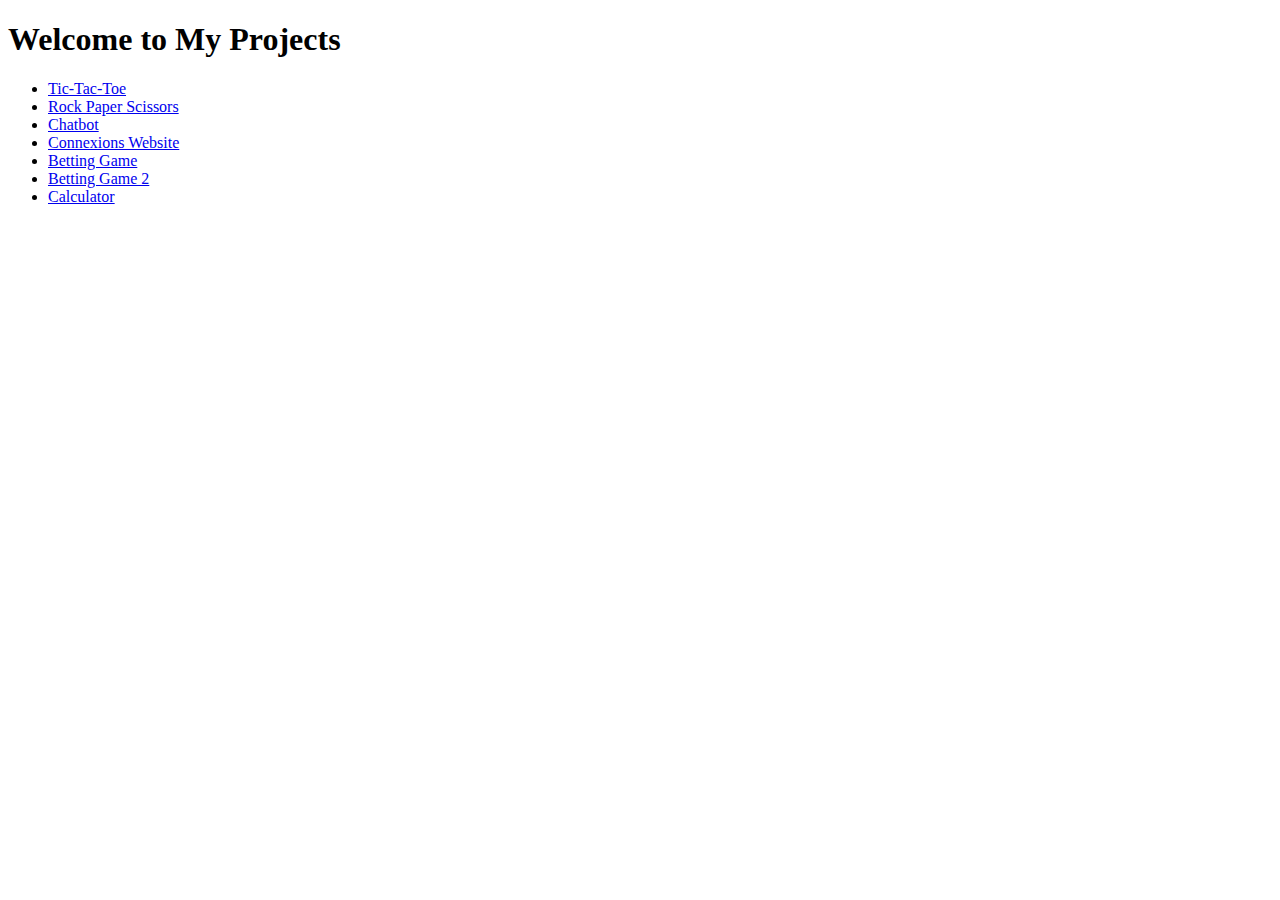
<file: index.html>
<!DOCTYPE html>
<html>
<head>
  <title>My Projects</title>
</head>
<body>
  <h1>Welcome to My Projects</h1>
  <ul>
    <li><a href="Tic Tac Toe game/">Tic-Tac-Toe</a></li>
    <li><a href="Rock Paper and Scissors game/">Rock Paper Scissors</a></li>
    <li><a href="Chatbot/">Chatbot</a></li>
    <li><a href="Website/">Connexions Website</a></li>
    <li><a href="betting game/">Betting Game</a></li>
    <li><a href="betting game2/">Betting Game 2</a></li>
    <li><a href="calculator/">Calculator</a></li>
  </ul>

  <!-- Forcing a new build to clear submodule cache -->
  
</body>
</html>
</file>
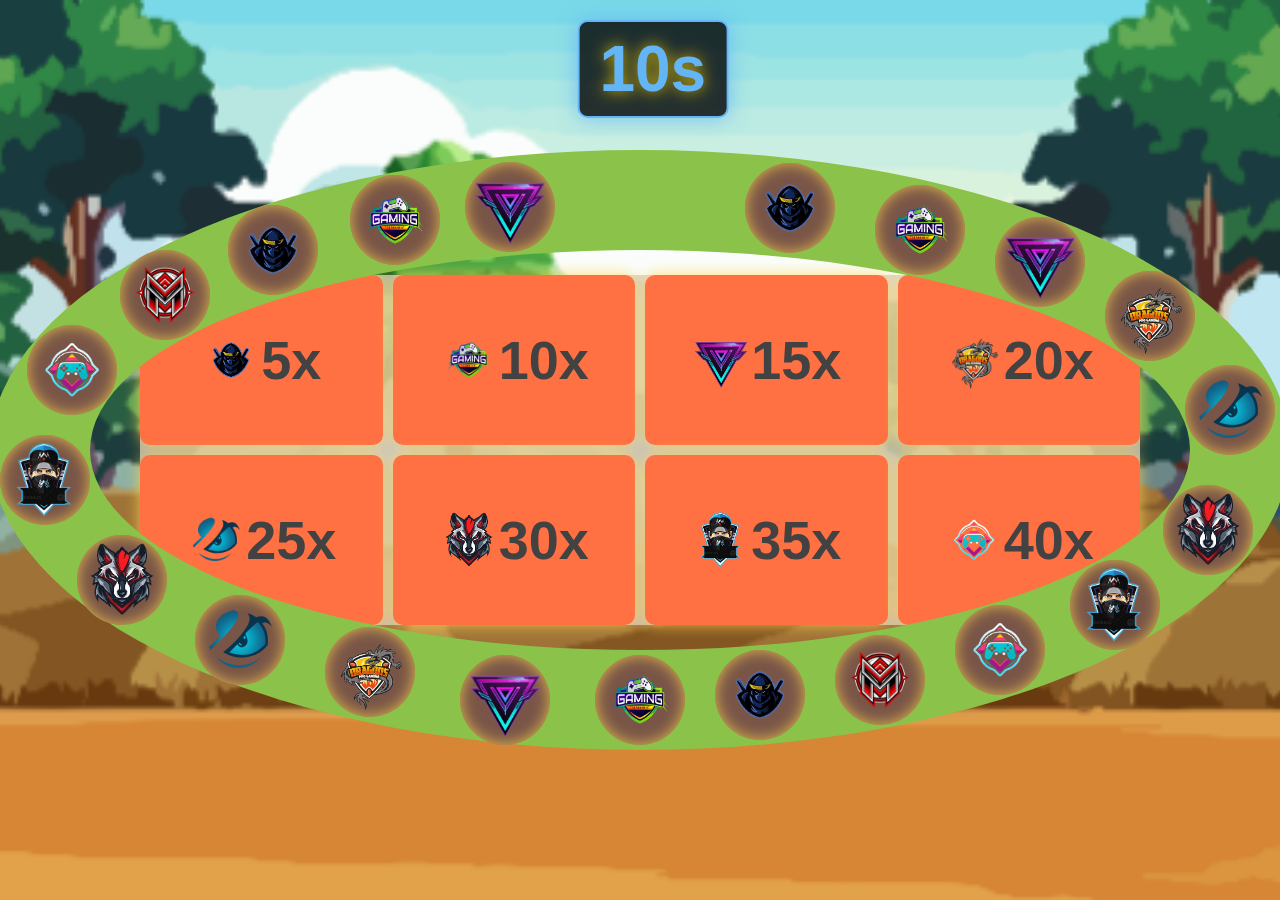
<file: betting game/index.html>
<!DOCTYPE html>
<html lang="en">
<head>
    <meta charset="UTF-8">
    <meta name="viewport" content="width=device-width, initial-scale=1.0">
    <title>Multiplayer Game</title>
    <link rel="stylesheet" href="style.css">
</head>
<body>
    <div class="game-container">
        <div class="game-grid">
           
            <div class="outer-oval">
                <div class="team-box"><img src="images/img1.png" alt="Logo 1"></div>
                <div class="team-box"><img src="images/img2.png" alt="Logo 2"></div>
                <div class="team-box"><img src="images/img3.png" alt="Logo 3"></div>
                <div class="team-box"><img src="images/img4.png" alt="Logo 4"></div>
                <div class="team-box"><img src="images/img5.png" alt="Logo 5"></div>
                <div class="team-box"><img src="images/img6.png" alt="Logo 6"></div>
                <div class="team-box"><img src="images/img7.png" alt="Logo 7"></div>
                <div class="team-box"><img src="images/img8.png" alt="Logo 8"></div>
                <div class="team-box"><img src="images/img9.png" alt="Logo 9"></div>
                <div class="team-box"><img src="images/img1.png" alt="Logo 10"></div>
                <div class="team-box"><img src="images/img2.png" alt="Logo 11"></div>
                <div class="team-box"><img src="images/img3.png" alt="Logo 12"></div>
                <div class="team-box"><img src="images/img4.png" alt="Logo 13"></div>
                <div class="team-box"><img src="images/img5.png" alt="Logo 14"></div>
                <div class="team-box"><img src="images/img6.png" alt="Logo 15"></div>
                <div class="team-box"><img src="images/img7.png" alt="Logo 16"></div>
                <div class="team-box"><img src="images/img8.png" alt="Logo 17"></div>
                <div class="team-box"><img src="images/img9.png" alt="Logo 18"></div>
                <div class="team-box"><img src="images/img1.png" alt="Logo 19"></div>
                <div class="team-box"><img src="images/img2.png" alt="Logo 20"></div>
                <div class="team-box"><img src="images/img3.png" alt="Logo 21"></div>
            </div>

           
            <div class="center-area">
                <div class="number-boxes">
                    <div class="bet-box"><img src="images/img1.png" alt="">5x</div>
                    <div class="bet-box"><img src="images/img2.png" alt="">10x</div>
                    <div class="bet-box"><img src="images/img3.png" alt="">15x</div>
                    <div class="bet-box"><img src="images/img4.png" alt="">20x</div>
                    <div class="bet-box"><img src="images/img5.png" alt="">25x</div>
                    <div class="bet-box"><img src="images/img6.png" alt="">30x</div>
                    <div class="bet-box"><img src="images/img7.png" alt="">35x</div>
                    <div class="bet-box"><img src="images/img8.png" alt="">40x</div>
                </div>
            </div>
        </div>
    </div>


    <div id="start-betting-prompt" class="game-prompt">Start Betting</div>
    <div id="stop-betting-prompt" class="game-prompt">Stop Betting</div>
    <div id="winner-prompt" class="game-prompt">Winner!</div>
    <div id="timer-prompt" class="game-prompt">10s</div>
    <div id="animation-container"></div>

    <script src="script.js"></script>
</body>
</html>
</file>
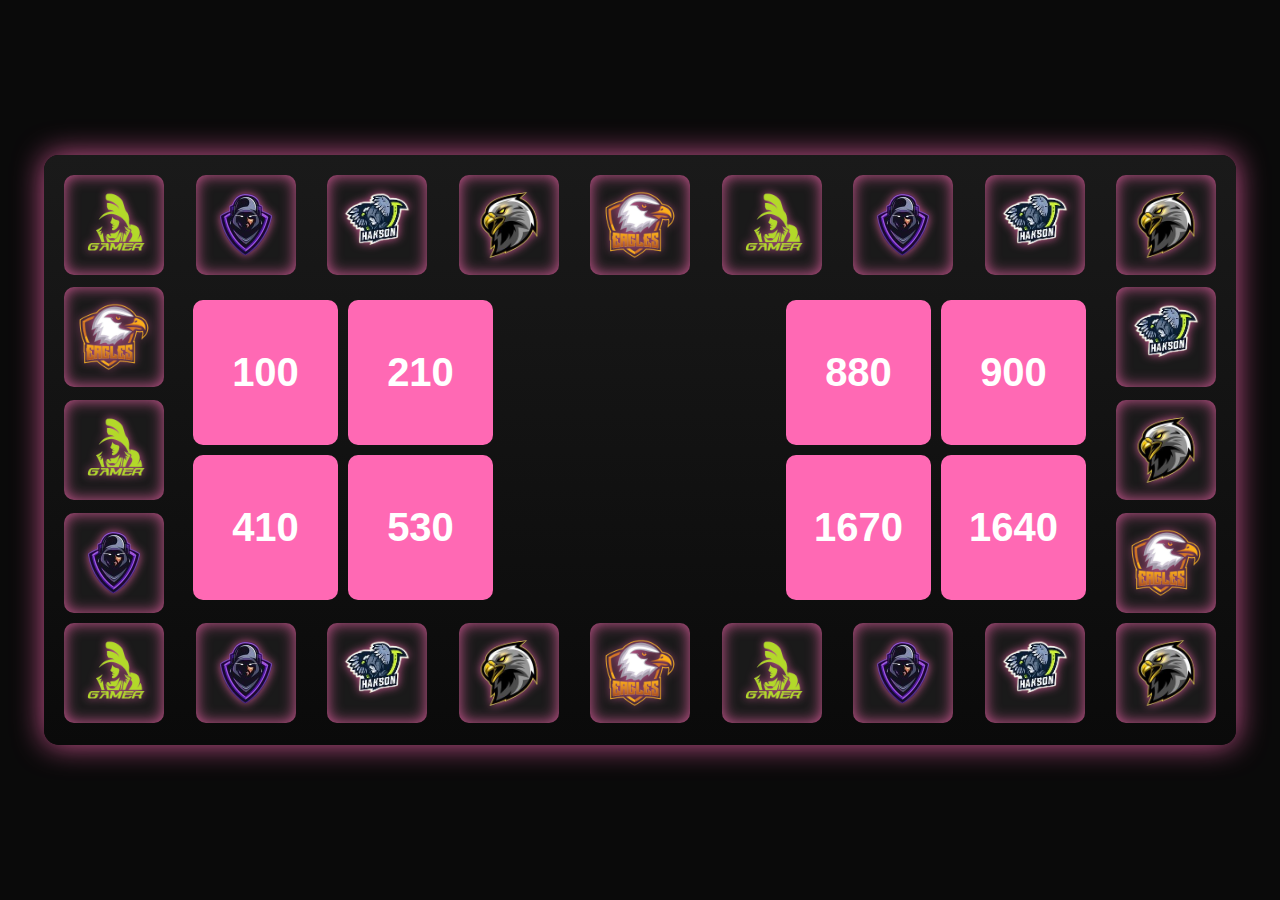
<file: betting game2/index.html>
<!DOCTYPE html>
<html lang="en">
<head>
    <meta charset="UTF-8">
    <meta name="viewport" content="width=device-width, initial-scale=1.0">
    <title>Multiplayer Game</title>
    <link rel="stylesheet" href="style.css">
</head>
<body>
    <div class="game-container">
        <div class="game-grid">

            <div class="top-row">
                <div class="team-box"><img src="images/img1.png" alt="Logo 1"></div>
                <div class="team-box"><img src="images/img2.png" alt="Logo 2"></div>
                <div class="team-box"><img src="images/img3.png" alt="Logo 3"></div>
                <div class="team-box"><img src="images/img4.png" alt="Logo 4"></div>
                <div class="team-box"><img src="images/img5.png" alt="Logo 5"></div>
                <div class="team-box"><img src="images/img1.png" alt="Logo 6"></div>
                <div class="team-box"><img src="images/img2.png" alt="Logo 7"></div>
                <div class="team-box"><img src="images/img3.png" alt="Logo 8"></div>
                <div class="team-box"><img src="images/img4.png" alt="Logo 9"></div>
            </div>

         
            <div class="right-column">
                <div class="team-box"><img src="images/img3.png" alt="Logo 13"></div>
                <div class="team-box"><img src="images/img4.png" alt="Logo 14"></div>
                <div class="team-box"><img src="images/img5.png" alt="Logo 15"></div>
            </div>

        
            <div class="center-area">
                <div class="leftside-numberboxes">
                    <div class="bet-box">100</div>
                    <div class="bet-box">210</div>
                    <div class="bet-box">410</div>
                    <div class="bet-box">530</div>
                </div>
                <div class="timer-box">
                    <span id="timer">10</span>s
                </div>
                <div class="rightside-numberboxes">
                    <div class="bet-box">880</div>
                    <div class="bet-box">900</div>
                    <div class="bet-box">1670</div>
                    <div class="bet-box">1640</div>
                </div>
            </div>

         
            <div class="bottom-row">
                <div class="team-box"><img src="images/img1.png" alt="Logo 16"></div>
                <div class="team-box"><img src="images/img2.png" alt="Logo 17"></div>
                <div class="team-box"><img src="images/img3.png" alt="Logo 18"></div>
                <div class="team-box"><img src="images/img4.png" alt="Logo 19"></div>
                <div class="team-box"><img src="images/img5.png" alt="Logo 20"></div>
                <div class="team-box"><img src="images/img1.png" alt="Logo 21"></div>
                <div class="team-box"><img src="images/img2.png" alt="Logo 22"></div>
                <div class="team-box"><img src="images/img3.png" alt="Logo 23"></div>
                <div class="team-box"><img src="images/img4.png" alt="Logo 24"></div>
            </div>

         
            <div class="left-column">
                <div class="team-box"><img src="images/img5.png" alt="Logo 10"></div>
                <div class="team-box"><img src="images/img1.png" alt="Logo 11"></div>
                <div class="team-box"><img src="images/img2.png" alt="Logo 12"></div>
            </div>
        </div>
    </div>

    <div id="start-betting-prompt" class="game-prompt">Start Betting</div>
    <div id="stop-betting-prompt" class="game-prompt">Stop Betting</div>
    <div id="winner-prompt" class="game-prompt">Winner!</div>
    <div id="animation-container"></div>

    <script src="script.js"></script>
</body>
</html>




















<!-- <!DOCTYPE html>
<html lang="bn">
<head>
    <meta charset="UTF-8">
    <meta name="viewport" content="width=device-width, initial-scale=1.0">
    <title>Color Change Animation</title>
    <style>
      body {

    font-family: Arial, sans-serif;

    text-align: center;
    padding: 20px;
}

.container {
    display: flex;
    flex-direction: column;
    align-items: center;
}

button {
    padding: 10px 20px;
    font-size: 16px;
    margin: 10px;
    cursor: pointer;
    transition: background-color 0.3s ease;
}

button.active {
    background-color: #ffcc00; /* বাটন ক্লিক করার পর হলুদ রঙ */
}

.box-container {
    display: flex;
    justify-content: center;
    margin-top: 20px;
}

.box {
    width: 100px;
    height: 100px;
    margin: 10px;
    background-color: lightgray;
    transition: background-color 1s;
}

    </style>
</head>
<body>

    <div class="container">
        <button id="place1" class="place-button">Place1</button>
        <button id="place2" class="place-button">Place2</button>

        <div id="place1Boxes" class="box-container" style="display: none;">
            <div class="box" id="box1"></div>
            <div class="box" id="box2"></div>
            <div class="box" id="box3"></div>
        </div>

        <div id="place2Boxes" class="box-container" style="display: none;">
            <div class="box" id="box1">p2</div>
            <div class="box" id="box2">p2</div>
            <div class="box" id="box3">p2</div>
        </div>
    </div>

    <script>
      document.getElementById("place1").addEventListener("click", function() {
    setActiveButton(this);
    showPlace1Boxes();
    // hideButton("place1");
    runPlace1Animation();
});

document.getElementById("place2").addEventListener("click", function() {
    setActiveButton(this);
    showPlace1Boxes();
    // hideButton("place2");
    runPlace2Animation();
});

function setActiveButton(button) {
    // Remove active class from all buttons
    const buttons = document.querySelectorAll('.place-button');
    buttons.forEach(btn => btn.classList.remove('active'));

    // Add active class to the clicked button
    button.classList.add('active');
}

function showPlace1Boxes() {
    document.getElementById("place1Boxes").style.display = "flex";
    document.getElementById("place2Boxes").style.display = "none";
}

function showPlace2Boxes() {
    document.getElementById("place2Boxes").style.display = "flex";
    document.getElementById("place1Boxes").style.display = "none";
}

function hideButton(buttonId) {
    document.getElementById(buttonId).style.display = "none"; // Hide the clicked button
}

function runPlace1Animation() {
    setTimeout(() => {
        changeBoxColor('box1', 'yellow');
        setTimeout(() => {
            changeBoxColor('box1', 'lightgray');
        }, 10000);
    }, 15000);

    setTimeout(() => {
        changeBoxColor('box1', 'yellow');
        setTimeout(() => {
            changeBoxColor('box1', 'lightgray');
        }, 10000);
    }, 30000);

    setTimeout(() => {
        changeBoxColor('box3', 'yellow');
        setTimeout(() => {
            changeBoxColor('box3', 'lightgray');
        }, 10000);
    }, 45000);
}

function runPlace2Animation() {
    console.log("Running Place2 Animation...");  // Add a log to see if the function is called
    setTimeout(() => {
        changeBoxColor('box2', 'yellow');
        setTimeout(() => {
            changeBoxColor('box2', 'lightgray');
        }, 10000);
    }, 15000);

    setTimeout(() => {
        changeBoxColor('box3', 'yellow');
        setTimeout(() => {
            changeBoxColor('box3', 'lightgray');
        }, 10000);
    }, 30000);

    setTimeout(() => {
        changeBoxColor('box2', 'yellow');
        setTimeout(() => {
            changeBoxColor('box2', 'lightgray');
        }, 10000);
    }, 45000);
}

function changeBoxColor(boxId, color) {
    document.getElementById(boxId).style.backgroundColor = color;
}

    </script>
</body>
</html> -->
</file>
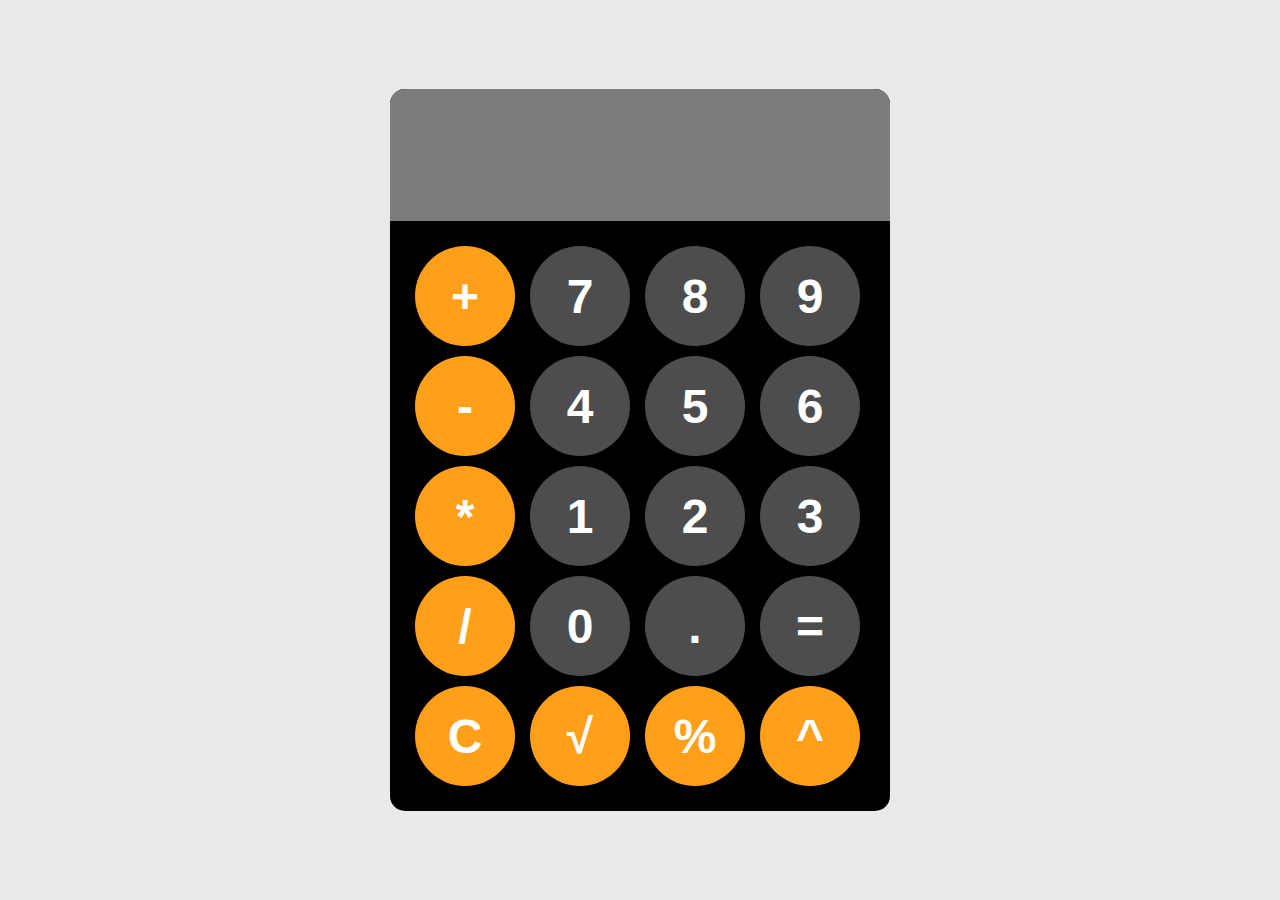
<file: calculator/index.html>
<!DOCTYPE html>
<html lang="en">
<head>
    <meta charset="UTF-8">
    <meta name="viewport" content="width=device-width, initial-scale=1.0">
    <link rel="stylesheet" href="style.css">
    <title>Calculator</title>
</head>
<body>

<div id="Calculator">
    <input id="display" readonly>
    <div id="keys">
        <button onclick="appendToDisplay('+')" class="operator-btn">+</button>
        <button onclick="appendToDisplay('7')">7</button>
        <button onclick="appendToDisplay('8')">8</button>
        <button onclick="appendToDisplay('9')">9</button>
        <button onclick="appendToDisplay('-')" class="operator-btn">-</button>
        <button onclick="appendToDisplay('4')">4</button>
        <button onclick="appendToDisplay('5')">5</button>
        <button onclick="appendToDisplay('6')">6</button>
        <button onclick="appendToDisplay('*')" class="operator-btn">*</button>
        <button onclick="appendToDisplay('1')">1</button>
        <button onclick="appendToDisplay('2')">2</button>
        <button onclick="appendToDisplay('3')">3</button>
        <button onclick="appendToDisplay('/')" class="operator-btn">/</button>
        <button onclick="appendToDisplay('0')">0</button>
        <button onclick="appendToDisplay('.')">.</button>
        <button onclick="calculate()" id="equal">=</button>
        <button onclick="clearDisplay()" class="operator-btn">C</button>
        <button onclick="insertSqrt()" class="operator-btn" >√</button>
        <button id="percentage" class="operator-btn"> % </button>
        <button id="exponent" class="operator-btn"> ^ </button>

    </div>
</div>

<script src="script.js"></script>
</body>
</html>
</file>
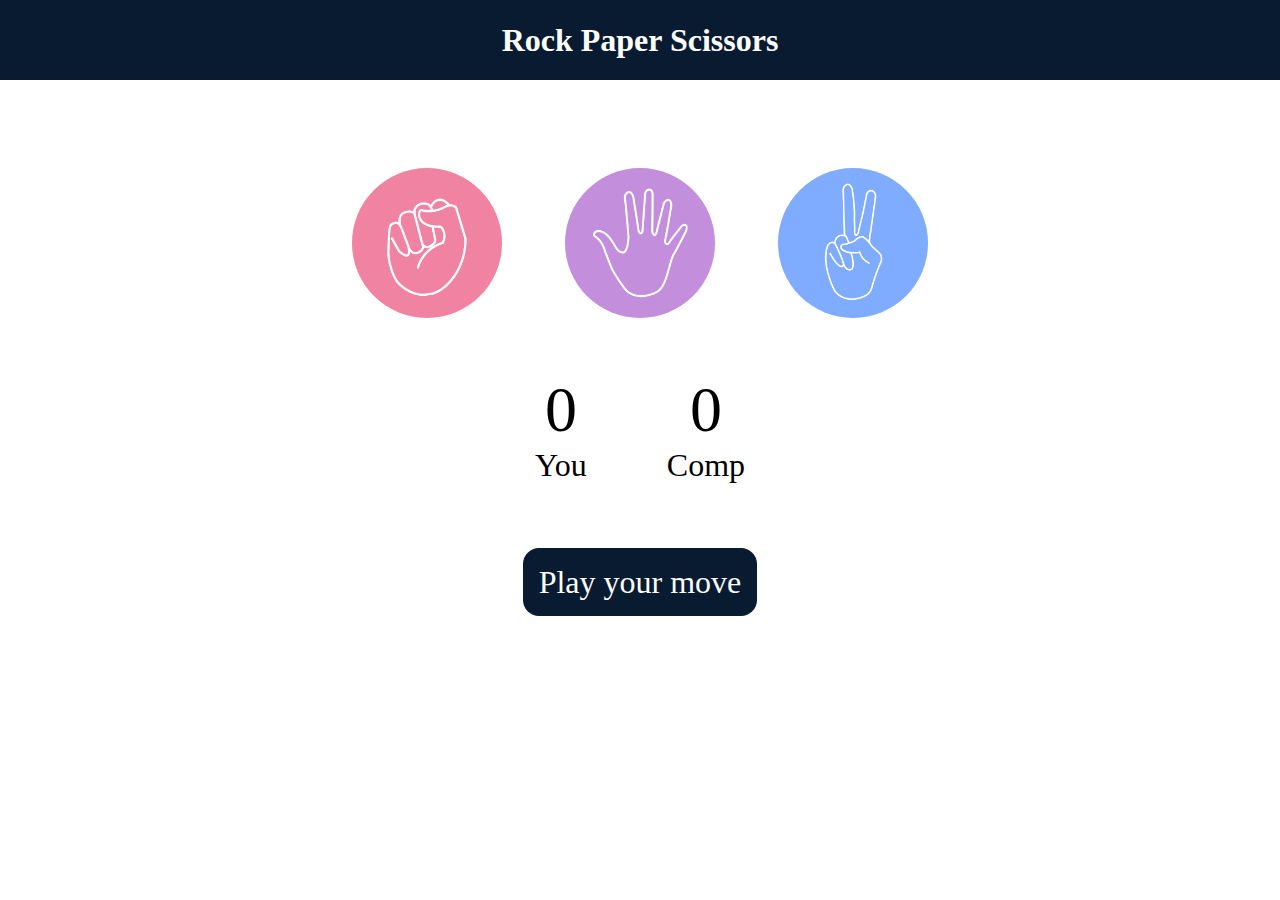
<file: Rock Paper and Scissors game/index.html>
<!DOCTYPE html>
<html lang="en">
<head>
    <meta charset="UTF-8">
    <meta name="viewport" content="width=device-width, initial-scale=1.0">
    <title>Rock Paper Scissors Game</title>
    <link rel="stylesheet" href="style.css">
</head>
<body>
  
  <h1>Rock Paper Scissors</h1>  
   
<div class="choices">
    <div class="choice" id="rock">
        <img src="images/rock.png">
    </div>

    <div class="choice" id="paper">
        <img src="images/paper.png">
    </div>

    <div class="choice" id="scissors">
        <img src="images/scissors.png">
    </div>
</div>

<div class="score-board">
    <div class="score">
        <p id="user-score">0</p>
        <p>You</p>
    </div>

    <div class="score">
        <p id="Comp-score">0</p>
        <p>Comp</p>
    </div>
</div>


<div class="msg-container">
    <p id="msg">Play your move</p>
</div>

<script src="practice.js"></script>
</body>
</html>
</file>
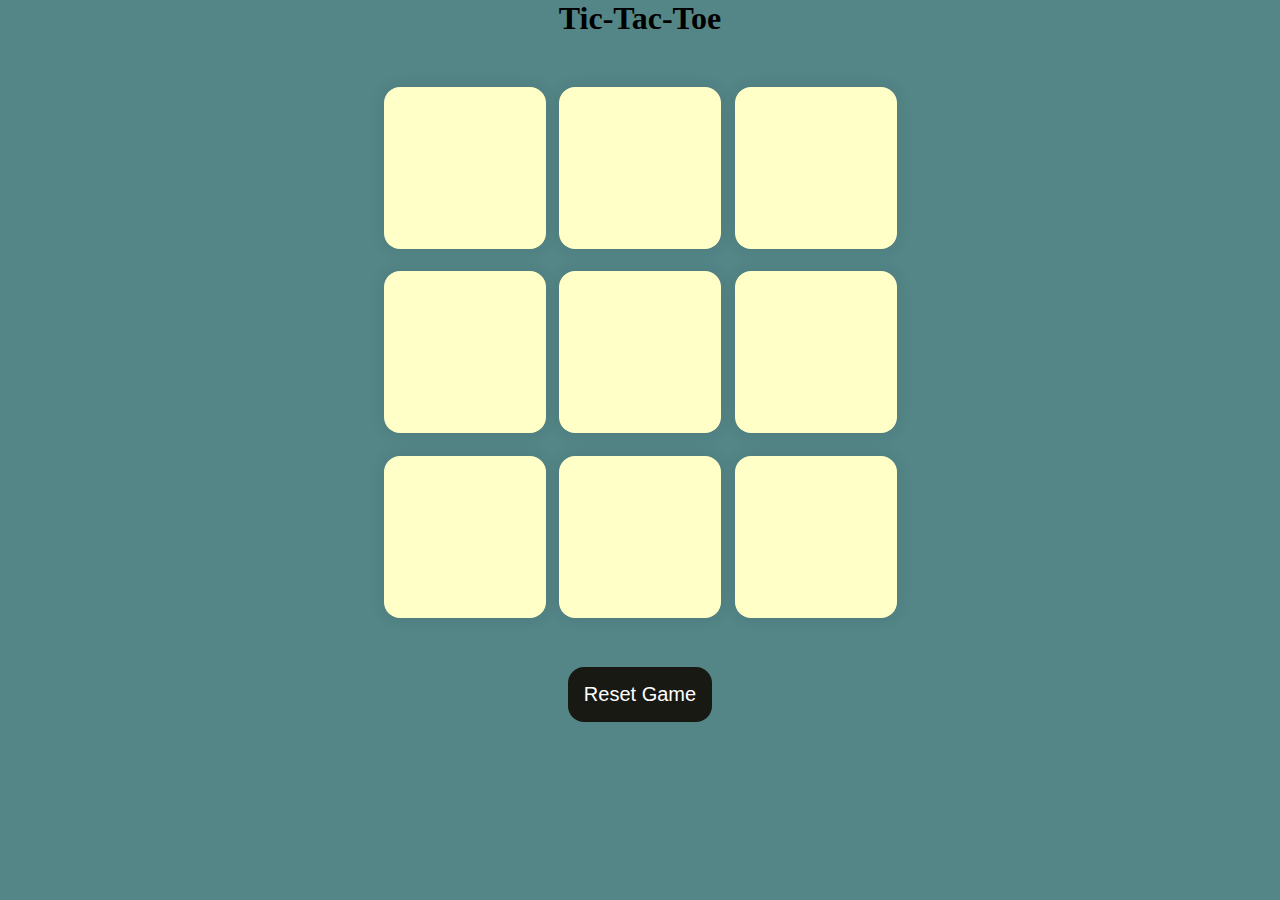
<file: Tic Tac Toe game/index.html>
<!DOCTYPE html>
<html lang="en">
<head>
    <meta charset="UTF-8">
    <meta name="viewport" content="width=device-width, initial-scale=1.0">
    <title>Tic-Tac-Toe</title>
    <link rel="stylesheet" href="style.css">
</head>
<body>

    <div class="msg-container hide">
        <p id="msg">Winner</p>
        <button id="new-btn">New Game</button>
    </div>
    <h1>Tic-Tac-Toe</h1>
<div class="container">
    <div class="game">
        <button class="box"></button>
        <button class="box"></button>
        <button class="box"></button>
        <button class="box"></button>
        <button class="box"></button>
        <button class="box"></button>
        <button class="box"></button>
        <button class="box"></button>
        <button class="box"></button>
    </div>
 </div>

 <button id="reset-btn">Reset Game</button>

<script src="pracice.js"></script>
</body>
</html>
</file>
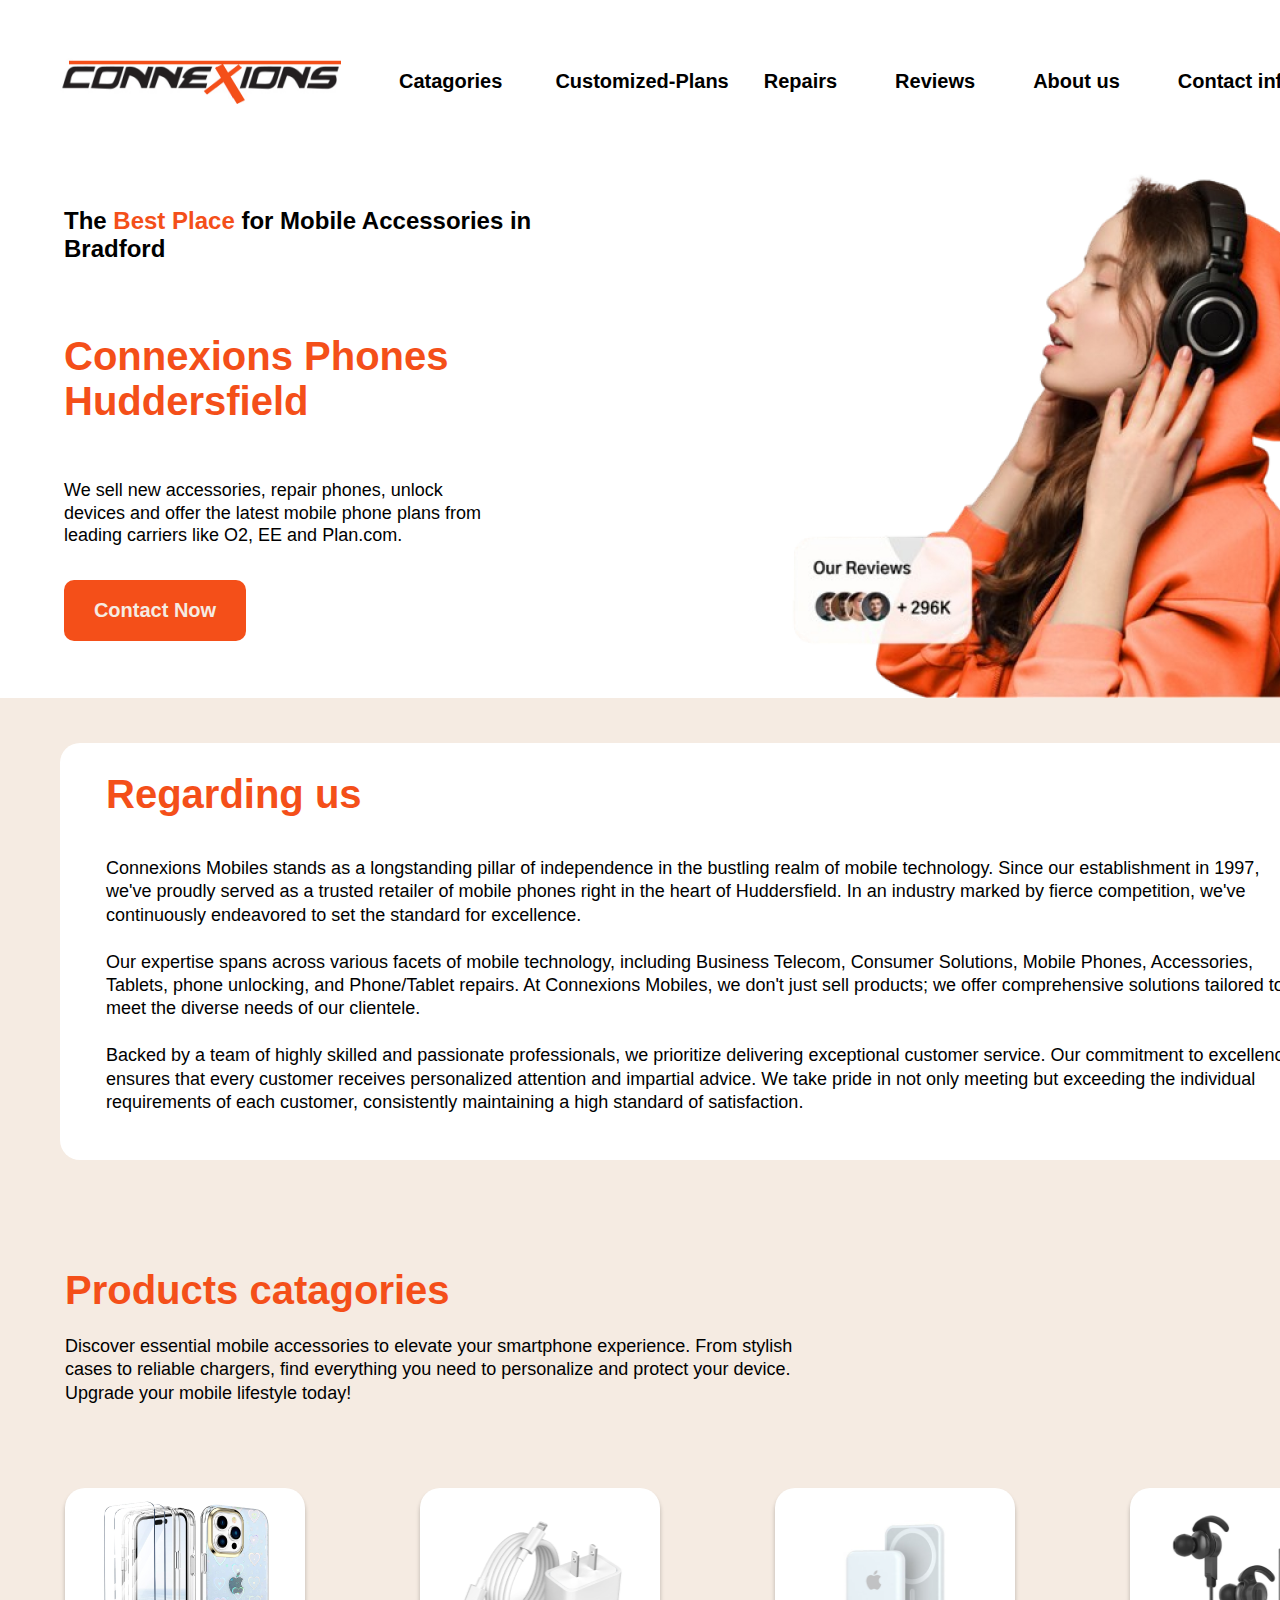
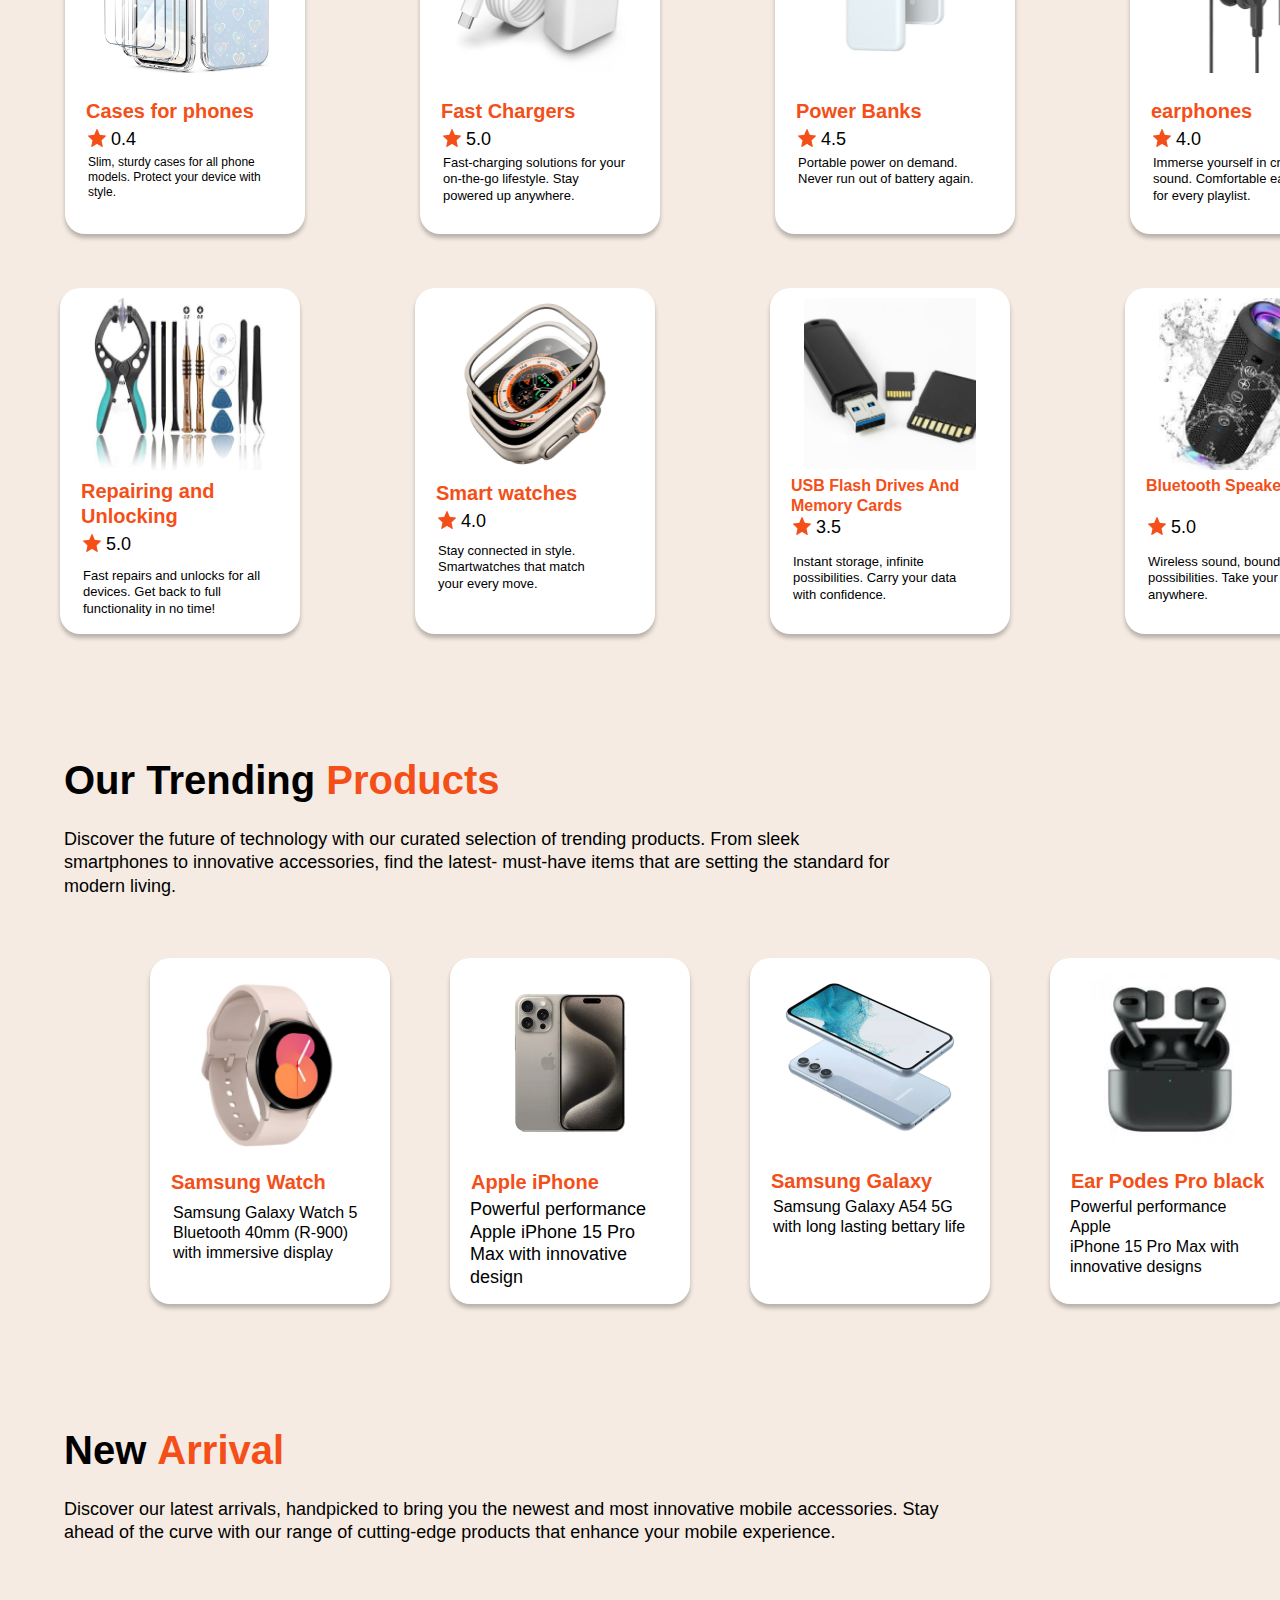
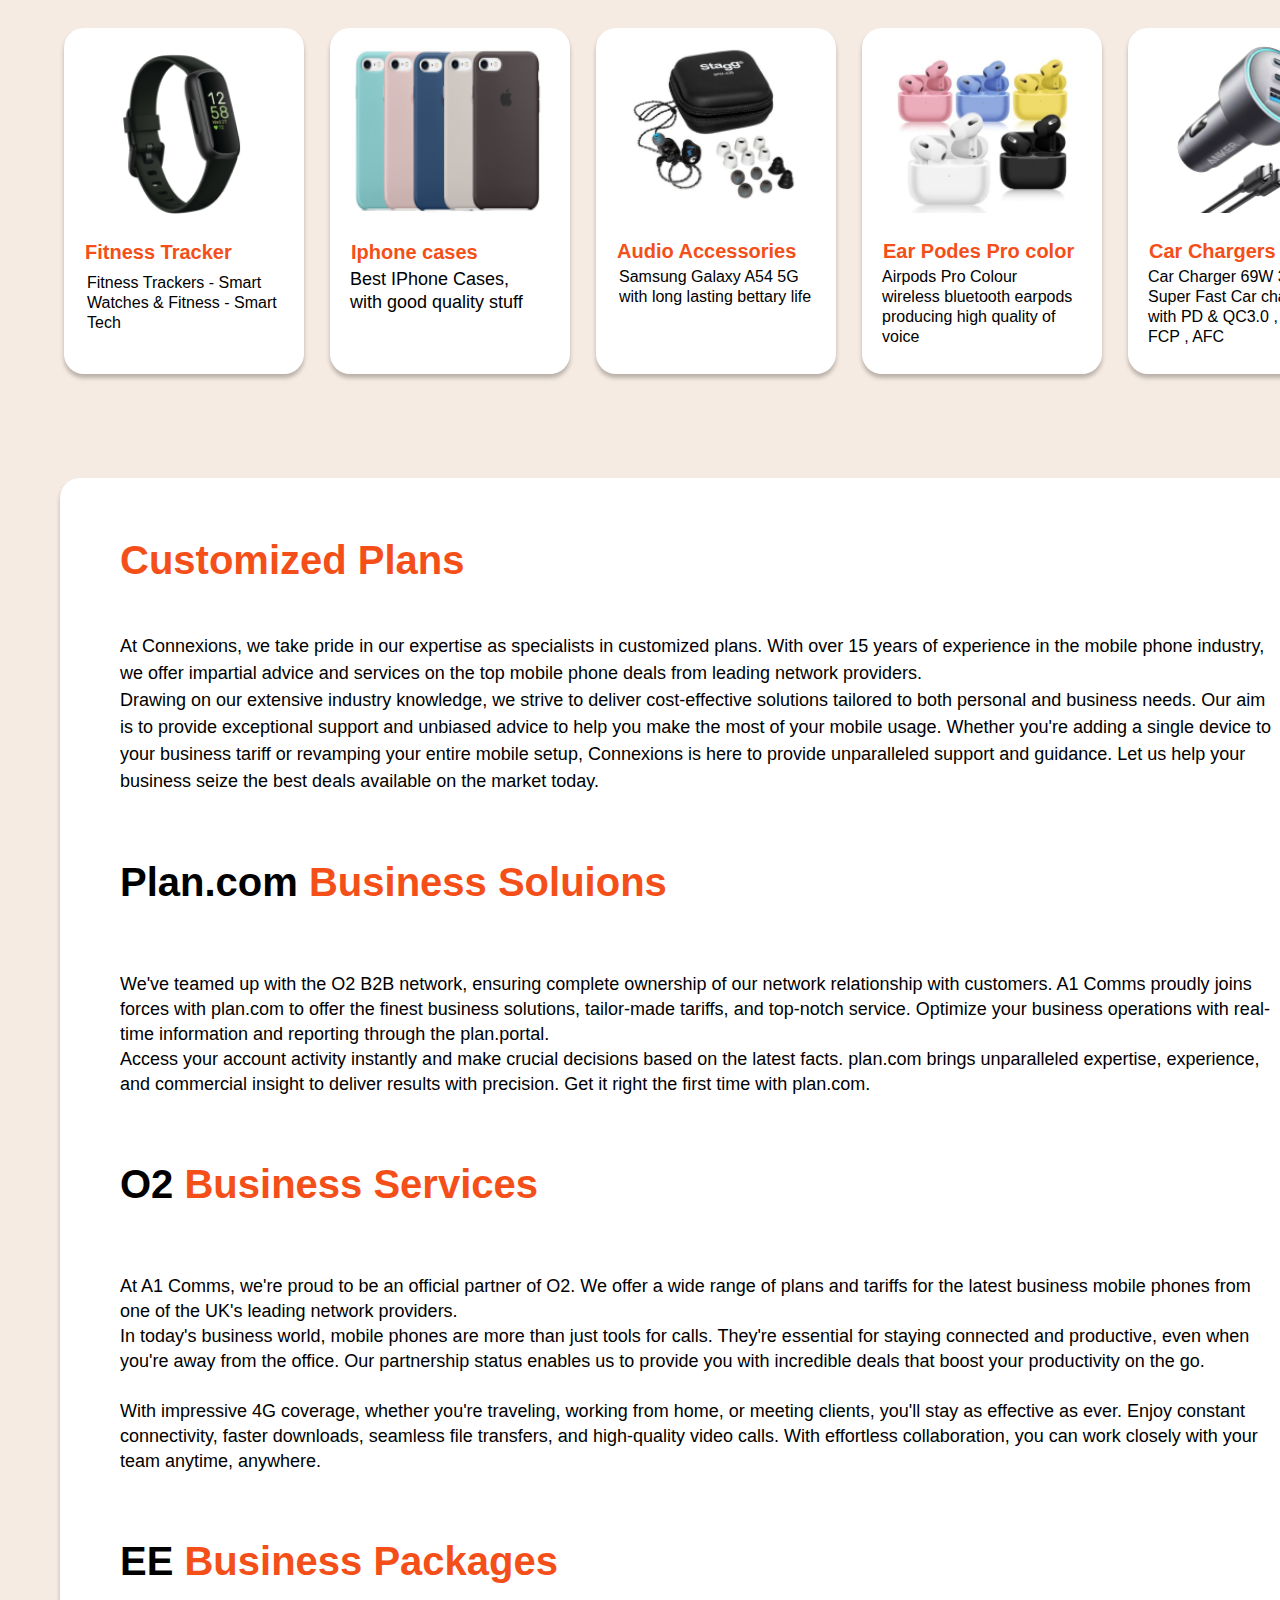
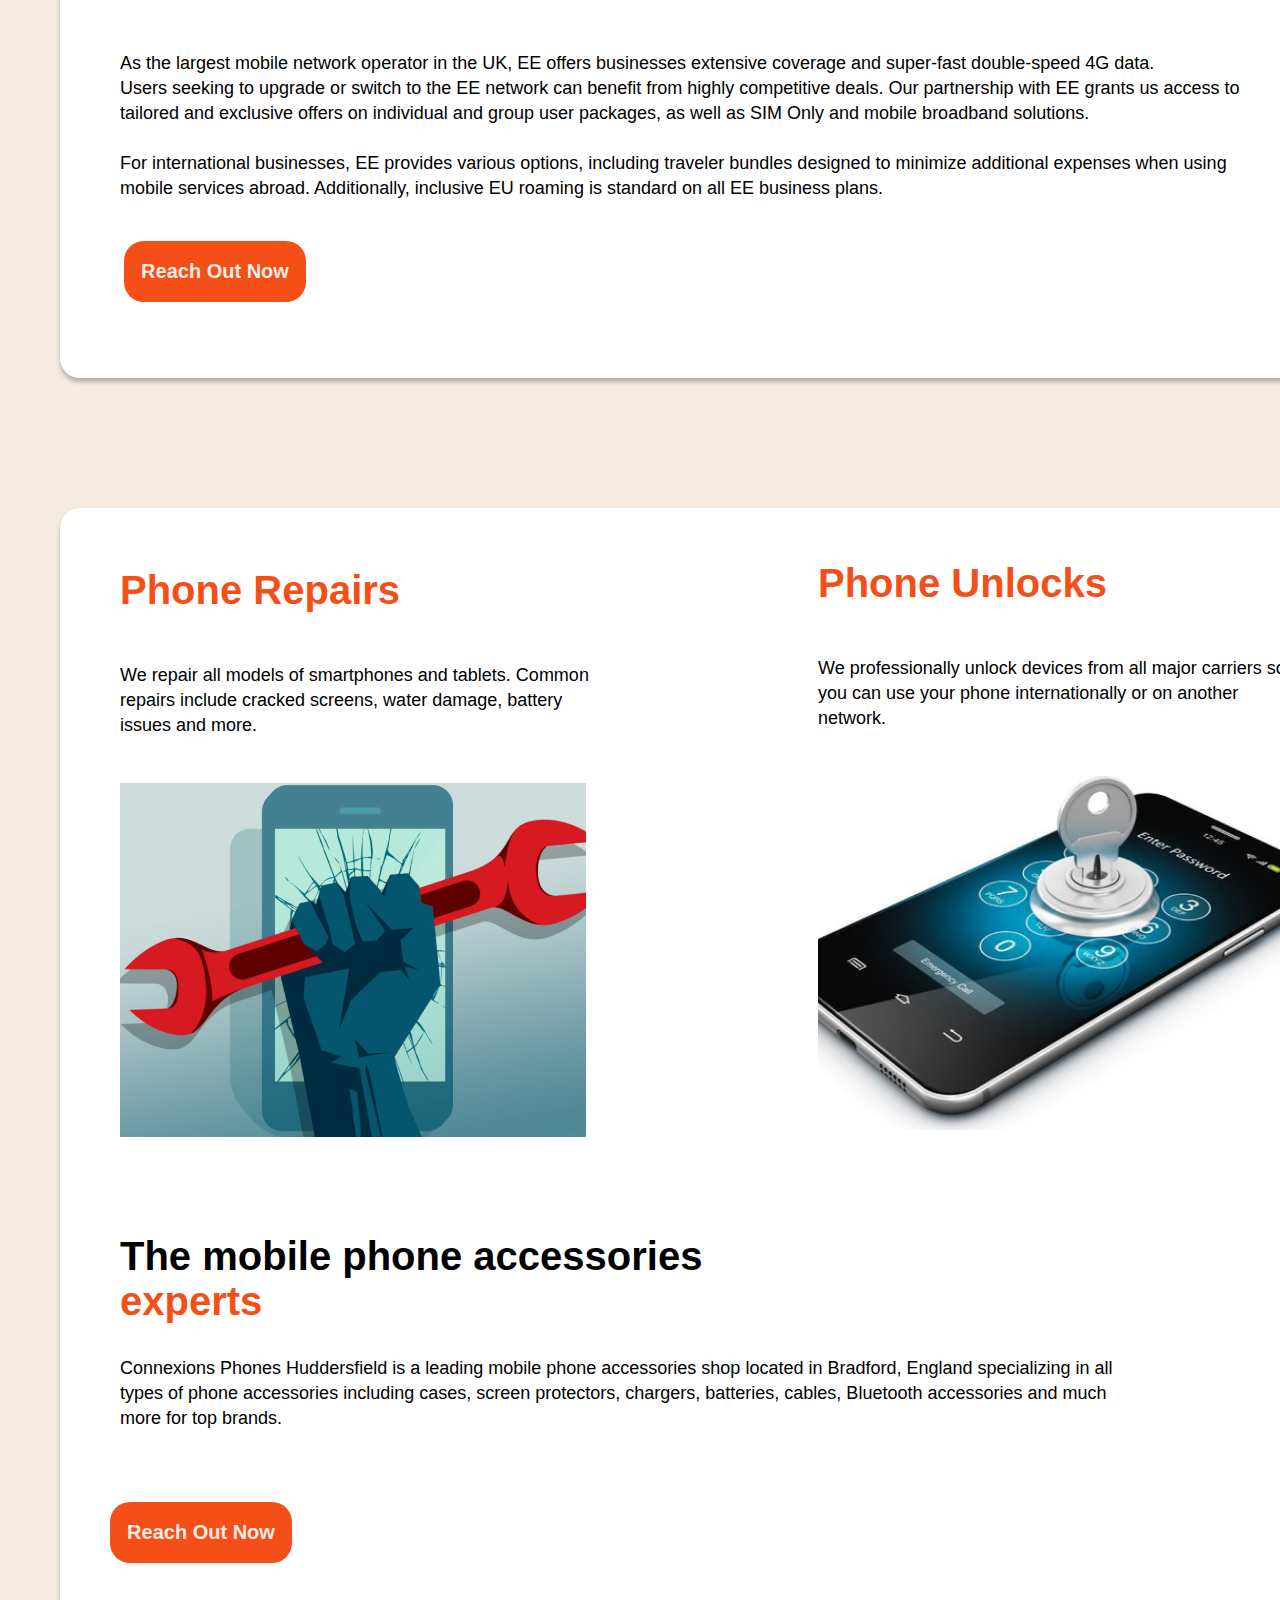
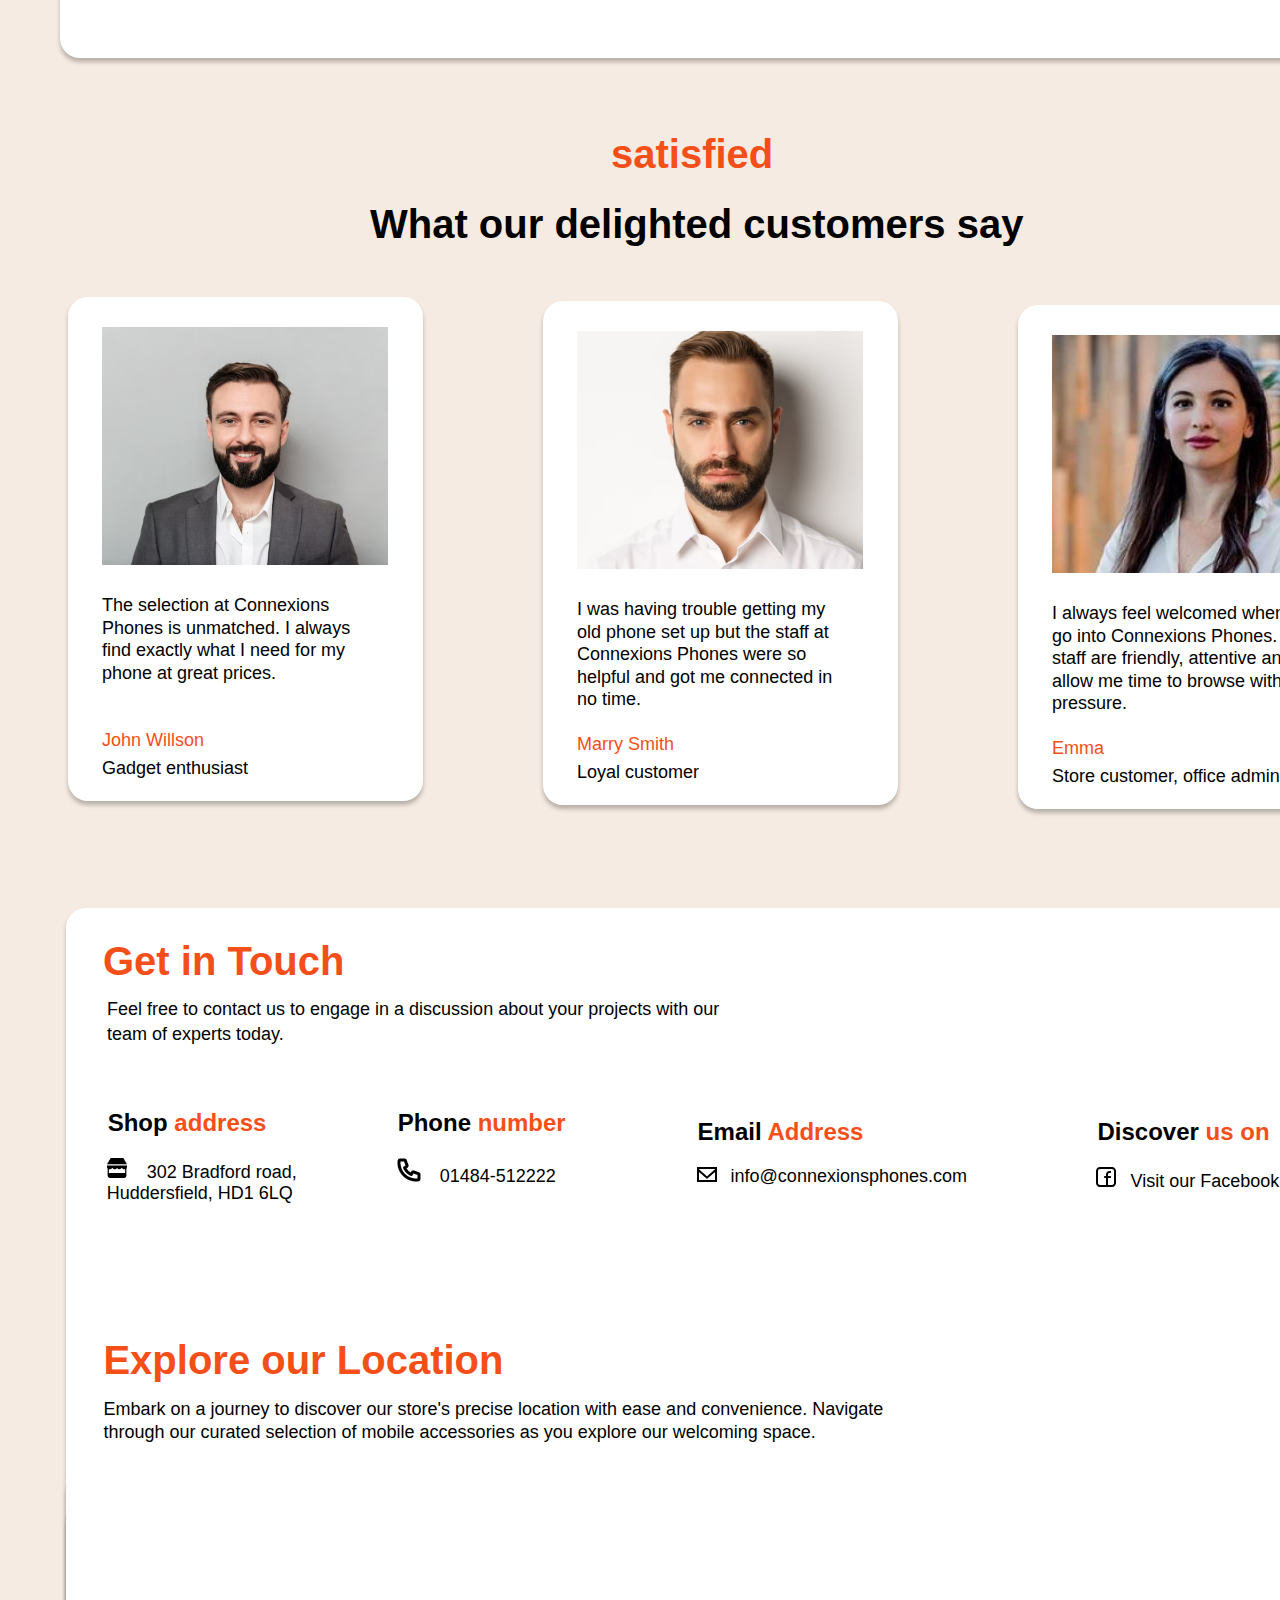
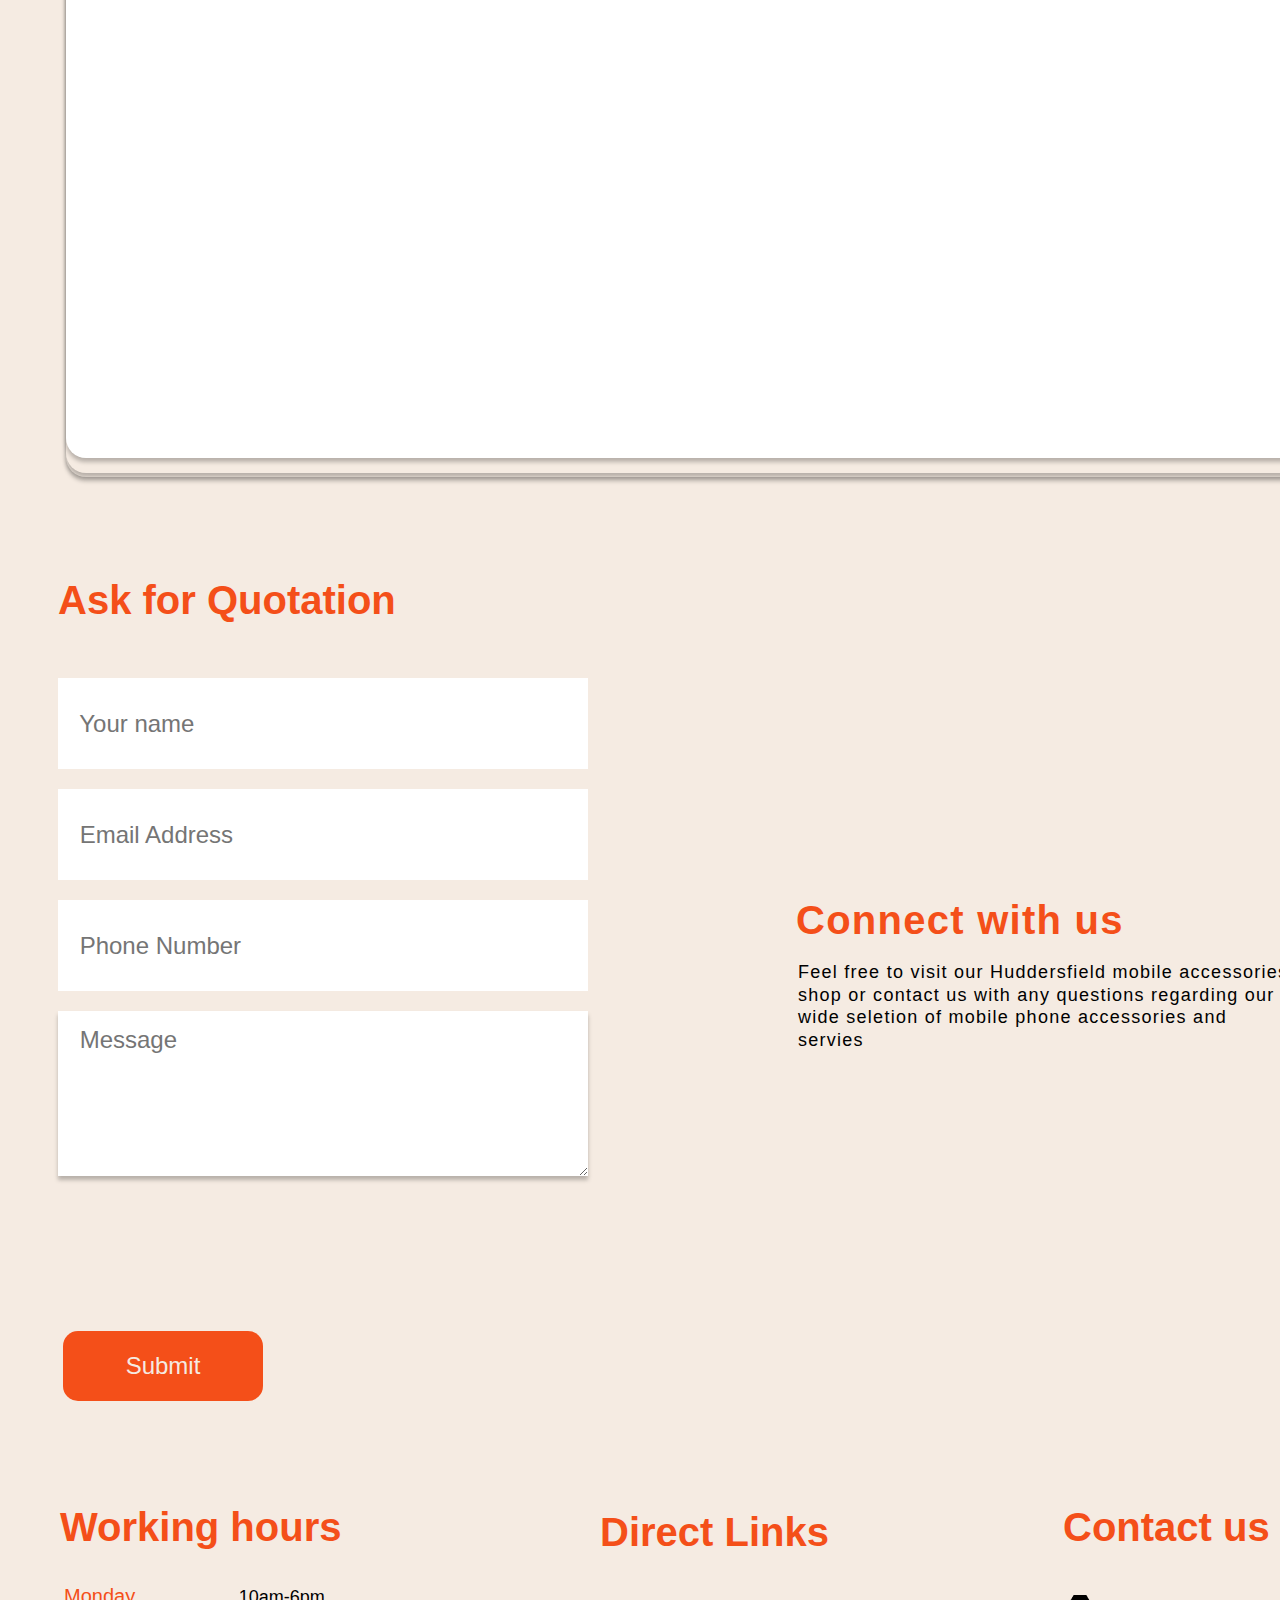
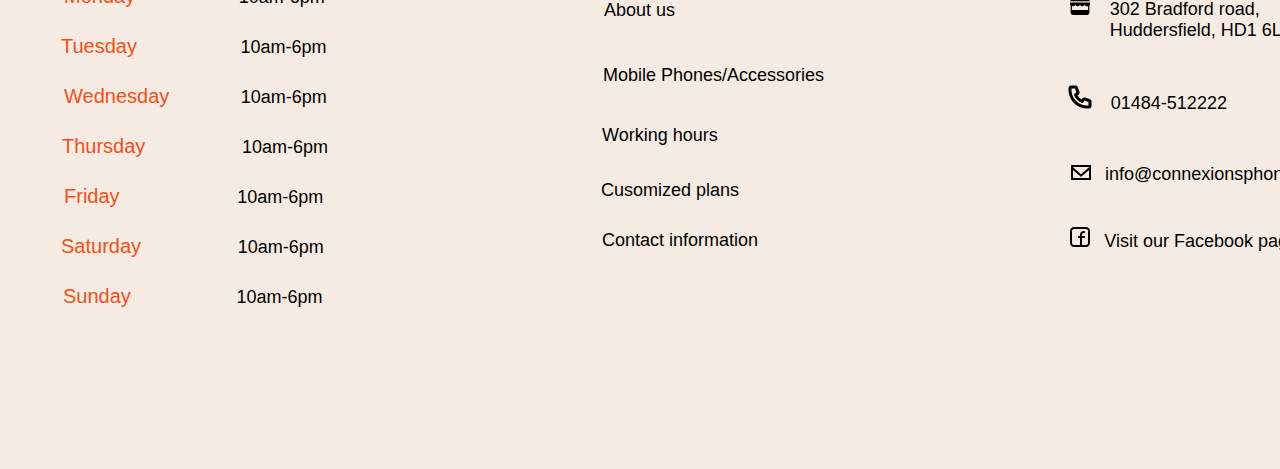
<file: Website/index.html>
<!DOCTYPE html>
<html lang="en">
<head>
    <meta charset="UTF-8">
    <meta name="viewport" content="width=device-width, initial-scale=1.0">
    <title>Connexions Phones Hudderfeild</title>
    <link rel="stylesheet" href="https://cdnjs.cloudflare.com/ajax/libs/font-awesome/6.0.0-beta3/css/all.min.css">
    <link rel="stylesheet" href="style.css">

    <style>
        body{
            background-color: F5EBE2;
        }
    </style>
</head>
<body>
<!-- nav bar -->
 <div id="content">
<div class="frame-1">
    <nav class="navbar">
<img src="images/logo.jpg" class="logo">

<ul class="header">
    <li><a href="#catagories" class="Catagories">Catagories</a></li>
    <li><a href="#Customized-Plans" class="Customized-Plans">Customized-Plans</a></li>
    <li><a href="#Repairs" class="Repairs">Repairs</a></li>
    <li><a href="#Reviews" class="Reviews">Reviews</a></li>
    <li><a href="#About-us" class="About-us">About us</a></li>
    <li><a href="#Contact-information" class="Contact-information">Contact information</a></li>
</ul>
    </nav>


<!-- main section -->
 <pre class="The-best-place-for-mobile-accessories">The <span class="text-style-1">Best Place</span> for Mobile Accessories in
Bradford
 </pre>
 <h1 class="title"> Connexions Phones <br>Huddersfield</h1>
 <p>We sell new accessories, repair phones, unlock<br> devices and offer the latest mobile phone plans from <br> leading carriers like O2, EE and Plan.com.</p>
 <button class="contact-now" ><a href="#enquiry-form" id="contact-now">Contact Now</a></button>
 <img src="images/Mask_group-removebg-preview 1.jpg" class="mask-group">
</div>

 
<div class="container">
<div class="frame" id="About-us"></div>
<div class="frame-2">
    <h1 >Regarding us</h1>
    <p class="p1">Connexions Mobiles stands as a longstanding pillar of independence in the bustling realm of mobile technology. Since our establishment in 1997, we've proudly served as a trusted retailer of mobile phones right in the heart of Huddersfield. In an industry marked by fierce competition, we've continuously endeavored to set the standard for excellence.<br><br>

        Our expertise spans across various facets of mobile technology, including Business Telecom, Consumer Solutions, Mobile Phones, Accessories, Tablets, phone unlocking, and Phone/Tablet repairs. At Connexions Mobiles, we don't just sell products; we offer comprehensive solutions tailored to meet the diverse needs of our clientele.<br><br>
        
        Backed by a team of highly skilled and passionate professionals, we prioritize delivering exceptional customer service. Our commitment to excellence ensures that every customer receives personalized attention and impartial advice. We take pride in not only meeting but exceeding the individual requirements of each customer, consistently maintaining a high standard of satisfaction.</p>
</div>

</div>

<div class="frame3" id="mobile-Phone-accessories">
    <h1 id="catagories"class="products">Products catagories</h1>
    <p class="p2">Discover essential mobile accessories to elevate your smartphone experience. From stylish<br> cases to reliable chargers, find everything you need to personalize and protect your device. <br>Upgrade your mobile lifestyle today!</p>

</div>



<div class="frame4">
    <div class="rectangle1">
        <img src="images/cover.png" class="cover">
        <p class="p-rectangle1">Cases for phones</p>
        <img src="images/star.png" class="star">
        <p class="rating">0.4</p>
        <p class="p2-rectangle1">Slim, sturdy cases for all phone <br>models. Protect your device with <br>style.</p>
    </div>


    <div class="rectangle2">
        <img src="images/charger.png" class="charger">
        <p class="p-rectangle2">Fast Chargers</p>
        <img src="images/star.png" class="star">
        <p class="rating">5.0</p>
        <p class="p2-rectangle2">Fast-charging solutions for your <br>on-the-go lifestyle. Stay <br>powered up anywhere.</p>
    </div>


    <div class="rectangle3">
        <img src="images/power bnk.png" class="power-bank">
        <p class="p-rectangle3">Power Banks</p>
        <img src="images/star.png" class="star">
        <p class="rating">4.5</p>
        <p class="p2-rectangle3">Portable power on demand.<br> Never run out of battery again.</p>
    </div>

    <div class="rectangle4">
        <img src="images/earphones.png" class="earphones">
        <p class="p-rectangle3">earphones</p>
        <img src="images/star.png" class="star">
        <p class="rating">4.0</p>
        <p class="p2-rectangle3">Immerse yourself in crystal-clear <br>sound. Comfortable earphones for every playlist.</p>
    </div>

    <div class="rectangle5">
        <img src="images/repairing.png" class="repairing">
        <p class="p-rectangle5">Repairing and Unlocking</p>
        <img src="images/star.png" class="star">
        <p class="rating">5.0</p>
        <p class="p2-rectangle5">Fast repairs and unlocks for all <br>devices. Get back to full <br>functionality in no time!
        </p>
    </div>

    <div class="rectangle6">
        <img src="images/watch.png" class="smartwatch">
        <p class="p-rectangle6">Smart watches</p>
        <img src="images/star.png" class="star">
        <p class="rating">4.0</p>
        <p class="p2-rectangle6">Stay connected in style.<br> Smartwatches that match <br>your every move.
        </p>
    </div>


    <div class="rectangle7">
        <img src="images/USB.png" class="usb">
        <p class="p-rectangle7">USB Flash Drives And Memory Cards</p>
        <img src="images/star.png" class="star">
        <p class="rating">3.5</p>
        <p class="p2-rectangle7">Instant storage, infinite<br> possibilities. Carry your data<br> with confidence.
        </p>
    </div>


    <div class="rectangle8">
        <img src="images/bluetooth speaker.png" class="speakers">
        <p class="p-rectangle8">Bluetooth Speakers</p>
        <img src="images/star.png" class="star">
        <p class="rating">5.0</p>
        <p class="p2-rectangle8">Wireless sound, boundless<br> possibilities. Take your tunes <br>anywhere.
        </p>
    </div>

</div>



<div class="frame5">
    <pre class="trending-products">Our Trending <span class="text-style-2">Products</pre>

    <p class="p3">Discover the future of technology with our curated selection of trending products. From sleek smartphones to innovative accessories, find the latest- must-have items that are setting the standard for modern living.</p>

</div>




<div class="frame6">
    <div class="rectangle9">
        <img src="images/samsung watch.png" class="samsung">
        <p class="p-rectangle9">Samsung Watch</p>
        <p class="p2-rectangle9">Samsung Galaxy Watch 5 <br>Bluetooth 40mm (R-900) <br>with immersive display</p>
    </div>


    <div class="rectangle10">
        <img src="images/iphone.png" class="iphone">
        <p class="p-rectangle10">Apple iPhone</p>
        <p class="p2-rectangle10">Powerful performance Apple iPhone 15 Pro Max with innovative design</p>
    </div>


    <div class="rectangle11">
        <img src="images/galaxy.png" class="galaxy">
        <p class="p-rectangle11">Samsung Galaxy</p>
        <p class="p2-rectangle11">Samsung Galaxy A54 5G <br>with long lasting bettary life</p>
    </div>

    <div class="rectangle12">
        <img src="images/ear pode.png" class="earpode">
        <p class="p-rectangle12">Ear Podes Pro black</p>
        <p class="p2-rectangle12">Powerful performance Apple <br>iPhone 15 Pro Max with<br>  innovative designs</p>
    </div>

    

</div>



<div class="frame5">
    <pre class="trending-products">New <span class="text-style-2">Arrival</pre>

    <p class="p4">Discover our latest arrivals, handpicked to bring you the newest and most innovative mobile accessories. Stay ahead of the curve with our range of cutting-edge products that enhance your mobile experience.  </p>

</div>


<div class="frame6">
    <div class="rectangle13">
        <img src="images/fitness tracker.png" class="fitness">
        <p class="p-rectangle13">Fitness Tracker</p>
        <p class="p2-rectangle13">Fitness Trackers - Smart Watches & Fitness - Smart Tech</p>
    </div>


    <div class="rectangle14">
        <img src="images/iphone cases.png" class="cases">
        <p class="p-rectangle14">Iphone cases</p>
        <p class="p2-rectangle14"> Best IPhone  Cases, with good quality stuff</p>
    </div>


    <div class="rectangle15">
        <img src="images/audio accessories.png" class="audio">
        <p class="p-rectangle15">Audio Accessories</p>
        <p class="p2-rectangle15">Samsung Galaxy A54 5G with long lasting bettary life</p>
    </div>

    <div class="rectangle16">
        <img src="images/ear podes.png" class="earpodes">
        <p class="p-rectangle16">Ear Podes Pro color</p>
        <p class="p2-rectangle16">Airpods Pro Colour wireless bluetooth earpods producing high quality of voice</p>
    </div>

    

    <div class="rectangle17">
        <img src="images/car chargers.png" class="car">
        <p class="p-rectangle17">Car Chargers</p>
        <p class="p2-rectangle17">Car Charger 69W 3 Ports Super Fast Car charger with PD & QC3.0 , PPS , FCP , AFC</p>
    </div>

</div>


<div class="container2">
    <div class="frame7"></div>
    <div class="frame8" id="Customized-Plans">
        <h1 class="customized-plans" >Customized Plans</h1>
        <p class="p5">At Connexions, we take pride in our expertise as specialists in customized plans. With over 15 years of experience in the mobile phone industry, we offer impartial advice and services on the top mobile phone deals from leading network providers.<br>
            Drawing on our extensive industry knowledge, we strive to deliver cost-effective solutions tailored to both personal and business needs. Our aim is to provide exceptional support and unbiased advice to help you make the most of your mobile usage.
            Whether you're adding a single device to your business tariff or revamping your entire mobile setup, Connexions is here to provide unparalleled support and guidance. Let us help your business seize the best deals available on the market today.
            </p>



 <pre class="plan-com">Plan.com<span class="text-style-3"> Business Soluions</pre>

<p class="p6">
                    We've teamed up with the O2 B2B network, ensuring complete ownership of our network relationship with customers. A1 Comms proudly joins forces with plan.com to offer the finest business solutions, tailor-made tariffs, and top-notch service.
                    Optimize your business operations with real-time information and reporting through the plan.portal.<br> Access your account activity instantly and make crucial decisions based on the latest facts.
                    plan.com brings unparalleled expertise, experience, and commercial insight to deliver results with precision. Get it right the first time with plan.com.
</p>


<pre class="plan-com">O2<span class="text-style-3"> Business Services</pre>

<p class="p6">
                            At A1 Comms, we're proud to be an official partner of O2. We offer a wide range of plans and tariffs for the latest business mobile phones from one of the UK's leading network providers.<br>
                            In today's business world, mobile phones are more than just tools for calls. They're essential for staying connected and productive, even when you're away from the office. Our partnership status enables us to provide you with incredible deals that boost your productivity on the go.<br><br>
                            With impressive 4G coverage, whether you're traveling, working from home, or meeting clients, you'll stay as effective as ever. Enjoy constant connectivity, faster downloads, seamless file transfers, and high-quality video calls. With effortless collaboration, you can work closely with your team anytime, anywhere.
 </p>


 
 <pre class="plan-com">EE<span class="text-style-3"> Business Packages</pre>

    <p class="p6">
        As the largest mobile network operator in the UK, EE offers businesses extensive coverage and super-fast double-speed 4G data.<br>
Users seeking to upgrade or switch to the EE network can benefit from highly competitive deals. Our partnership with EE grants us access to tailored and exclusive offers on individual and group user packages, as well as SIM Only and mobile broadband solutions.<br><br>
For international businesses, EE provides various options, including traveler bundles designed to minimize additional expenses when using mobile services abroad. Additionally, inclusive EU roaming is standard on all EE business plans.
          </p>

          <button class="reach-out-now"><a href="#enquiry-form" id="reach-out-now">Reach Out Now</a></button>
    </div>
    
    </div>



<div class="container3">
    <div class="frame9"></div>
    <div class="frame10" id="Repairs">
<h1 class="repair">Phone Repairs</h1>
<p class="p7">We repair all models of smartphones and tablets. Common repairs include cracked screens, water damage, battery issues and more.</p>
<img src="images/phone repairs.png" class="phone-repair">


<h1 class="unlocks">Phone Unlocks</h1>
<p class="p8">We professionally unlock devices from all major carriers so you can use your phone internationally or on another network.</p>
<img src="images/phone unlock.png" class="phone-unlocks">


<pre class="experts">The mobile phone accessories<span class="text-style-4"> 
experts</pre>
<p class="p9">
    Connexions Phones Huddersfield is a leading mobile phone accessories shop located in Bradford, England specializing in all types of phone accessories including cases, screen protectors, chargers, batteries, cables, Bluetooth accessories and much more for top brands.
</p>
<button class="btn3"><a href= "#enquiry-form" id="btn3">Reach Out Now</a></button>
    </div>
</div>



<div class="container4">
    <div class="frame11" id="Reviews">
<h1 class="satisfied" >satisfied</h1>
<h1 class="customers">What our delighted customers say</h1>
<div class="rectangle18">
    <img src="images/john.png" class="john">
    <p class="p-rectangle18">The selection at Connexions Phones is unmatched. I always find exactly what I need for my phone at great prices.</p>
    
    <p class="p2-rectangle18">John Willson</p>
    <p class="p3-rectangle18">Gadget enthusiast</p>
</div>



<div class="rectangle19">
    <img src="images/marry.png" class="marry">
    <p class="p-rectangle19">I was having trouble getting my old phone set up but the staff at Connexions Phones were so helpful and got me connected in no time.</p>
    
    <p class="p2-rectangle19">Marry Smith</p>
    <p class="p3-rectangle19">Loyal customer</p>
</div>


<div class="rectangle20">
    <img src="images/emma.png" class="emma">
    <p class="p-rectangle20">I always feel welcomed when I go into Connexions Phones. The staff are friendly, attentive and allow me time to browse without pressure.</p>
    
    <p class="p2-rectangle20">Emma</p>
    <p class="p3-rectangle20">Store customer, office administrater</p>
</div>

    </div>
</div>



<div class="container5">
<div class="frame12" id="Contact-information"></div>
<div class="frame13">
<h1 class="h10" >Get in Touch</h1>
<p class="p10">Feel free to contact us to engage in a discussion about your projects with our team of experts today.</p>


<div class="rectangle21">
    <pre class="shop">Shop<span class="text-style-5"> address</pre>
    <img src="images/adress.png" class="address">
    <pre class="p-rectangle21">                302 Bradford road, 
        Huddersfield, HD1 6LQ</pre>
    
</div>

<div class="rectangle22">
    <pre class="phone">Phone<span class="text-style-6"> number</pre>
    <img src="images/phone.png" class="Phone">
    <a href="tel:01484-512222" class="number">01484-512222</a>
    
</div>

<div class="rectangle23">
    <pre class="email">Email<span class="text-style-7"> Address</pre>
    <img src="images/email.png" class="email-icon">
    <a href="mailto:info@connexionsphones.com" class="mail">info@connexionsphones.com</a>
    
</div>

<div class="rectangle24">
    <pre class="Discover">Discover<span class="text-style-8"> us on</pre>
    <img src="images/fb.svg" class="fb">
    <a href="https://www.facebook.com/connexionsmobilephones/" class="facebook">Visit our Facebook page</a>
    
</div>
<div class="map-container">
<h1 class="h11">Explore our Location </h1>
<p class="description">
    Embark on a journey to discover our store's precise location with ease and convenience. Navigate through our curated selection of mobile accessories as you explore our welcoming space.
</p>
<div class="map">
    <iframe src="https://www.google.com/maps/embed?pb=!1m14!1m8!1m3!1d9456.771128890381!2d-1.7804027!3d53.6613641!3m2!1i1024!2i768!4f13.1!3m3!1m2!1s0x0%3A0x505ebfb7caaf3962!2sConnexions+Mobile+Phones!5e0!3m2!1sen!2suk!4v1537371267336" width="100%" height="570" frameborder="0" style="border:0" allowfullscreen="" class="map"></iframe>
</div>
</div>

</div>
</div>



<!-- Enquiry form -->

<div class="frame15" id="enquiry-form">
    <pre class="h12">Ask for Quotation</pre>
        <form class="form-horizontal" method="post" action="">

            <span>
            
                <!-- Text input-->
                <label class="control-label" for="name">Name</label>
                <span class="">
                    <input id="name" name="name" type="text" placeholder=" Your name" class="form-control input-md" required="">
                </span>
                <!-- Text input-->
                <label class=" control-label" for="email">Email</label>
                <span class="">
                    <input id="email" name="email" type="text" placeholder=" Email Address" class="form-control input-md" required="">
                </span>
                <!-- Text input-->
                <label class="control-label" for="phone">Phone</label>
                <span class="">
                    <input id="phone" name="phone" type="text" placeholder=" Phone Number" class="form-control input-md" required="">
                </span>
                <!-- Textarea -->
                <label class=" control-label" for="message">Message</label>
                <span class="">
                    <textarea class="form-control" id="message" name="Message" spellcheck="false" placeholder=" Message"></textarea>
                </span>
                
                
                    <button class="submit">Submit</button>
                    <span class="Connect-with-us">Connect with us</span>
                    <p class="connect-p">Feel free to visit our Huddersfield mobile accessories shop or contact us with any questions regarding our wide seletion of mobile phone accessories and servies</p>
                </div>
            </span>
        </form>

</div>


<!-- footer -->

<div class="frame16" id="working-hours">
    <h1 class="hours">Working hours</h1>
    <pre class="monday">Monday <span class="time">                  10am-6pm</span></pre>
    <pre class="monday1">Tuesday <span class="time1">                  10am-6pm</span></pre>
    <pre class="monday2">Wednesday <span class="time2">                  10am-6pm</span></pre>
    <pre class="monday3">Thursday <span class="time3">                  10am-6pm</span></pre>
    <pre class="monday4">Friday <span class="time4">                  10am-6pm</span></pre>
    <pre class="monday5">Saturday <span class="time5">                  10am-6pm</span></pre>
    <pre class="monday6">Sunday <span class="time6">                  10am-6pm</span></pre>

    <h1 class="direct-links">Direct Links</h1>
    <a href="#About-us" class="link1">About us</a>
    <a href="#mobile-Phone-accessories" class="link2">Mobile Phones/Accessories</a>
    <a href="#working-hours" class="link3">Working hours</a>
    <a href="#Customized-Plans" class="link4">Cusomized plans</a>
    <a href="#Contact-information" class="link5">Contact information</a>

    
    <h1 class="Contact-with-us">Contact us</h1>
    <div class="Contact-with-us1">
        <img src="images/adress.png" class="address">
        <pre class="p-rectangle21">                302 Bradford road, 
                Huddersfield, HD1 6LQ</pre>
        
    </div>
    <div class="Contact-with-us2">
        <img src="images/phone.png" class="Phone">
        <a href="tel:01484-512222" class="number">01484-512222</a>
        
    </div>
    <div class="Contact-with-us3">
        <img src="images/email.png" class="email-icon">
        <a href="mailto:info@connexionsphones.com" class="mail">info@connexionsphones.com</a>
        
    </div>
    <div class="Contact-with-us4">
        <img src="images/fb.svg" class="fb">
        <a href="https://www.facebook.com/connexionsmobilephones/" class="facebook">Visit our Facebook page</a>
        
    </div>

</div>
</div>

<div id="scrollArrow" onclick="scrollToTop()">
    &#x2191;
</div>


<script src="main.js"></script>
</body>
</html>
</file>
<file: betting game/style.css>
body {
    background-image: url('images/game\ background.png');
    background-size: cover;
    background-position: center;
    background-repeat: no-repeat;
    background-attachment: fixed;
    display: flex;
    justify-content: center;
    align-items: center;
    height: 100vh;
    font-family: Arial, sans-serif;
    margin: 0;
}


.game-grid {
    display: flex;
    justify-content: center;
    align-items: center;
    height: 550px;
    position: relative;
}


.outer-oval {
    position: absolute;
    width: 1100px;
    height: 400px;
    border-radius: 50%;
    display: flex;
    justify-content: center;
    align-items: center;
    transform: rotate(0deg);
    background-color: transparent;
    border-radius: 50%;
    z-index: 2;
    border: 100px solid #8BC34A; 
}

.outer-oval .team-box {
    position: absolute;
    width: 90px;
    height: 90px;
    border-radius: 50%;
    display: flex;
    align-items: center;
    justify-content: center;
    transform-origin: center;
    z-index: 3;
    background: #795548; 
    box-shadow: inset 0px 0px 15px rgba(255, 213, 79, 0.8);
}

.outer-oval .team-box img {
    width: 80px;
    height: 80px;

}


.outer-oval .team-box:nth-child(1) { transform: translate(150px, -242px); }
.outer-oval .team-box:nth-child(2) { transform: translate(280px, -220px); }
.outer-oval .team-box:nth-child(3) { transform: translate(400px, -188px); }
.outer-oval .team-box:nth-child(4) { transform: translate(510px, -134px); }
.outer-oval .team-box:nth-child(5) { transform: translate(590px, -40px); }
.outer-oval .team-box:nth-child(6) { transform: translate(568px, 80px); }
.outer-oval .team-box:nth-child(7) { transform: translate(475px, 155px); }
.outer-oval .team-box:nth-child(8) { transform: translate(360px, 200px); }
.outer-oval .team-box:nth-child(9) { transform: translate(240px, 230px); }
.outer-oval .team-box:nth-child(10) { transform: translate(120px, 245px); }
.outer-oval .team-box:nth-child(11) { transform: translate(0px, 250px); }
.outer-oval .team-box:nth-child(12) { transform: translate(-135px, 250px); }
.outer-oval .team-box:nth-child(13) { transform: translate(-270px, 222px); }
.outer-oval .team-box:nth-child(14) { transform: translate(-400px, 190px); }
.outer-oval .team-box:nth-child(15) { transform: translate(-518px, 130px); }
.outer-oval .team-box:nth-child(16) { transform: translate(-595px, 30px); }
.outer-oval .team-box:nth-child(17) { transform: translate(-568px, -80px); }
.outer-oval .team-box:nth-child(18) { transform: translate(-475px, -155px); }
.outer-oval .team-box:nth-child(19) { transform: translate(-367px, -200px); } 
.outer-oval .team-box:nth-child(20) { transform: translate(-245px, -230px); }
.outer-oval .team-box:nth-child(21) { transform: translate(-130px, -243px); }


.center-area {
    position: absolute;
    display: flex;
    justify-content: center;
    align-items: center;
    width: 1000px;
    height: 350px;
    z-index: 1;
    background: rgba(215, 204, 200, 0.8);
}

.number-boxes {
    display: grid;
    grid-template-columns: repeat(4, 1fr);
    grid-template-rows: repeat(2, 1fr);
    gap: 10px;
    width: 100%;
    height: 100%;
}

.number-boxes .bet-box {
    border-radius: 10px;
    display: flex;
    align-items: center;
    justify-content: center;
    font-size: 54px;
    font-weight: bolder;
    z-index: 1;
    background: #FF7043; 
    color: #424242;
    box-shadow: 0px 0px 15px rgba(255, 213, 79, 0.8);
}

.number-boxes .bet-box img{
    width: 60px;
    height: 60px;
}

.game-prompt {
    position: fixed;
    top: 50%;
    left: 50%;
    transform: translate(-50%, -50%);
    font-size: 48px;
    font-weight: bold;
    text-shadow: 0px 0px 15px rgba(255, 215, 0, 0.8);
    opacity: 0;
    visibility: hidden;
    transition: opacity 0.5s ease, visibility 0.5s ease;
    z-index: 1000;
    padding: 20px 40px;
    border-radius: 15px;
    background: rgba(0, 0, 0, 0.8); 
    color: #FFD54F;
    border: 2px solid #FFD54F;
    box-shadow: 0px 0px 20px rgba(255, 213, 79, 0.8);
}

#timer-prompt {
    font-size: 64px;
    text-shadow:#00ffcc, 0px 0px 20px;
    opacity: 1; 
    visibility: visible; 
    position: fixed;
    top: 20px; 
    left: 51%;
    transform: translateX(-50%);
    background: rgba(0, 0, 0, 0.8);
    padding: 10px 20px;
    border-radius: 10px;
    box-shadow: 0px 0px 20px rgba(0, 255, 204, 0.8);
    color: #64B5F6;
    border: 2px solid #64B5F6; 
    box-shadow: 0px 0px 20px rgba(100, 181, 246, 0.8);
}

#winner-prompt {
    color: #4CAF50; 
    border: 2px solid #4CAF50; 
    box-shadow: 0px 0px 20px rgba(76, 175, 80, 0.8); 
}



@keyframes fadeInOut {
    0% { opacity: 0; visibility: hidden; }
    10% { opacity: 1; visibility: visible; }
    90% { opacity: 1; visibility: visible; }
    100% { opacity: 0; visibility: hidden; }
}

@keyframes neonPulse {
    0% { transform: scale(1); }
    100% { transform: scale(1.1); }
}


/* Default styles remain unchanged for desktop */
@media only screen and (max-width: 768px) {
    /* Portrait mode adjustments */
    .game-container {
        height: 100vh;
        width: 100vw;
        display: flex;
        justify-content: center;
        align-items: center;
    }

    .game-grid {
        height: 90vh;
        width: 100vw;
        transform: scale(0.6); /* Scale down to fit */
        transform-origin: top center;
        margin-top: -10vh;
    }

    /* Landscape mode: Rotate the game 90 degrees */
    @media (orientation: landscape) {
        .game-container {
            height: 100vw; /* Swap height and width */
            width: 100vh;
        }

        .game-grid {
            transform: rotate(90deg) scale(0.6); /* Rotate and scale */
            transform-origin: center center;
            height: 90vw; /* Adjust for rotated view */
            width: 100vh;
            margin-top: 0; /* Reset margin */
            margin-left: -10vw; /* Center after rotation */
        }

        /* Rotate prompts to remain readable */
        .game-prompt, #timer-prompt {
            transform: rotate(-90deg); /* Counter-rotate text */
            transform-origin: center center;
        }

        #timer-prompt {
            top: 50%;
            left: 5vw; /* Adjust position after rotation */
            transform: translateY(-50%) rotate(-90deg);
        }
    }
}
</file>
<file: betting game2/style.css>
body {
    background-color: #0a0a0a; 
    display: flex;
    justify-content: center;
    align-items: center;
    height: 100vh;
    font-family: Arial, sans-serif;
    margin: 0;
}

.game-container {
    background: linear-gradient(180deg, #1a1a1a, #0a0a0a);
    padding: 20px;
    border-radius: 15px;
    text-align: center;
    box-shadow: 0px 0px 30px rgba(255, 105, 180, 0.8); 
    width: 90%;
    max-width: 1200px;
}

.betting-time {
    color: #ff69b4; 
    font-size: 24px;
    font-weight: bold;
    text-shadow: 0px 0px 10px rgba(255, 105, 180, 0.8); 
    margin-bottom: 20px;
}

.game-grid {
    display: grid;
    grid-template-columns: repeat(9, 1fr); 
    grid-template-rows: repeat(5, 1fr); 
    gap: 10px;
    justify-content: center;
    align-content: center;
    height: 550px; 
}


.top-row, .bottom-row {
    grid-column: 1 / -1;
    display: flex;
    justify-content: space-between;
}

.left-column, .right-column {
    display: flex;
    flex-direction: column;
    justify-content: space-between;
}

.left-column {
    grid-column: 1 / 2; 
    grid-row: 2 / 5; 
}

.right-column {
    grid-column: 9 / 10; 
    grid-row: 2 / 5; 
    padding-left: 20px;
}


.top-row .team-box,
.bottom-row .team-box,
.left-column .team-box,
.right-column .team-box {
    width: 100px; 
    height: 100px; 
    background: #1a1a1a; 
    border-radius: 10px;
    display: flex;
    align-items: center;
    justify-content: center;
    box-shadow: inset 0px 0px 15px rgba(255, 105, 180, 0.8); 
}


.leftside-numberboxes, .rightside-numberboxes {
    display: grid;
    grid-template-columns: repeat(2, 1fr); 
    grid-template-rows: repeat(2, 1fr); 
    gap: 10px; 
    width: 300px; 
    height: 300px; 
}


.leftside-numberboxes .bet-box,
.rightside-numberboxes .bet-box {
    width: 100%; 
    height: 100%; 
    background: #ff69b4; 
    border-radius: 10px;
    display: flex;
    align-items: center;
    justify-content: center;
    font-size: 40px;
    font-weight: bold;
    color: #fff; 
}


.winner {
    width: 200px; 
    height: 200px; 
    background: #ff69b4; 
    border-radius: 10px;
    display: flex;
    align-items: center;
    justify-content: center;
    font-size: 24px;
    font-weight: bold;
    color: #fff; 
    box-shadow: 0px 0px 20px rgba(255, 105, 180, 0.8); 
}

.center-area {
    grid-column: 2 / 9; 
    grid-row: 2 / 5; 
    display: flex;
    justify-content: space-between;
    align-items: center;
    gap: 20px; 
}


.team-box img {
    width: 100px;
    height: 100px;
    filter: drop-shadow(0px 0px 5px rgba(255, 105, 180, 0.8)); 
}


.team-box:hover {
    background: #ff69b4; 
    transform: scale(1.1);
    transition: all 0.3s ease;
    cursor: pointer;
}


.bet-box:hover {
    background: #ff1493; 
    transform: scale(1.1);
    transition: all 0.3s ease;
    cursor: pointer;
}


.game-prompt {
    position: fixed;
    top: 50%;
    left: 50%;
    transform: translate(-50%, -50%);
    font-size: 48px;
    font-weight: bold;
    color: #ffd700;
    text-shadow: 0px 0px 15px rgba(255, 215, 0, 0.8); 
    opacity: 0;
    visibility: hidden;
    transition: opacity 0.5s ease, visibility 0.5s ease;
    z-index: 1000;
    background: rgba(0, 0, 0, 0.8); 
    padding: 20px 40px;
    border-radius: 15px;
    border: 2px solid #ffd700; 
    box-shadow: 0px 0px 20px rgba(255, 215, 0, 0.8); 
}


@keyframes fadeInOut {
    0% { opacity: 0; visibility: hidden; }
    10% { opacity: 1; visibility: visible; }
    90% { opacity: 1; visibility: visible; }
    100% { opacity: 0; visibility: hidden; }
}


.winner {
    width: 200px;
    height: 200px;
    background: rgba(255, 215, 0, 0.2); 
    border-radius: 10px;
    display: flex;
    align-items: center;
    justify-content: center;
    font-size: 36px; 
    font-weight: bold;
    color: #ffd700; 
    box-shadow: 0px 0px 20px rgba(255, 215, 0, 0.8); 
}

#timer {
    font-size: 150px; 
    font-weight: bold;
    color: #ffd700; 
    
}


#animation-container {
    position: absolute;
    top: 0;
    left: 0;
    width: 100%;
    height: 100%;
    pointer-events: none;
    z-index: 999;
}


@keyframes circularGlow {
    0% { box-shadow: inset 0px 0px 15px rgba(255, 215, 0, 0.8); }
    100% { box-shadow: inset 0px 0px 30px rgba(255, 215, 0, 1); }
}



.timer-box {
    display: flex;
    align-items: center;
    justify-content: center;
    font-size: 150px;
    font-weight: bold;
    color: #ffd700;
}


.center-area {
    grid-column: 2 / 9; 
    grid-row: 2 / 5; 
    display: flex;
    justify-content: space-between;
    align-items: center;
    gap: 20px; 
}


.winner {
    display: none;
}


#winner-prompt::after {
    content: attr(data-winner); 
    display: block;
    font-size: 48px;
    font-weight: bold;
    color: #ffd700; 
    text-shadow: 0px 0px 15px rgba(255, 215, 0, 0.8); 
}


.timer-box.hidden {
    display: none;
}

#winner-prompt {
    font-size: 64px; 
    font-weight: bold;
    color: #fff; 
    text-shadow: 0px 0px 10px #00ffcc, 0px 0px 20px #00ffcc, 0px 0px 30px #00ffcc; 
    background: linear-gradient(45deg, #00ffcc, #00b3ff, #ff00cc); 
    padding: 40px 60px; 
    border-radius: 25px; 
    border: 3px solid #00ffcc; 
    box-shadow: 0px 0px 30px rgba(0, 255, 204, 0.8), 0px 0px 50px rgba(0, 179, 255, 0.8); 
    animation: neonPulse 1.5s infinite alternate; 
}

@keyframes neonPulse {
    0% {
        transform: scale(1);
        box-shadow: 0px 0px 30px rgba(0, 255, 204, 0.8), 0px 0px 50px rgba(0, 179, 255, 0.8);
    }
    100% {
        transform: scale(1.1);
        box-shadow: 0px 0px 50px rgba(0, 255, 204, 1), 0px 0px 80px rgba(0, 179, 255, 1);
    }
}


.game-prompt.visible ~ .game-container .timer-box {
    display: none;
}
</file>
<file: calculator/style.css>
body{
    margin: 0;
    justify-content: center;
    display: flex;
    align-items: center;
    height: 100vh;
    background-color: rgb(235, 233, 233);
}
#Calculator{
    max-width: 500px;
    background-color: black;
    font-family: Arial, Helvetica, sans-serif;
    border-radius: 15px;
    overflow: hidden;
}
#display{
    width: 100%;
    padding: 20px;
    text-align: left;
    color: white;
    border: none;
    font-size: 5rem;
    background-color:rgb(124, 124, 124);
}

#keys{
    display: grid;
    grid-template-columns: repeat(4, 1fr);
    padding: 25px;
    gap: 10px;
}
button{
    width: 100px;
    height: 100px;
    border-radius: 50%;
    border: none;
    background-color: hsl(0, 0%, 30%);
    color: rgb(255, 255, 255);
    font-weight: bold;
    font-size: 3rem;
    cursor: pointer;

}
button:hover{ 
    background-color: hsl(0, 0%, 40%);
}
button:active{ 
    background-color: hsl(0, 0%, 50%);
}
.operator-btn{
    background-color: hsl(35, 100%, 55%);  
}
.operator-btn:hover{
    background-color: hsl(35, 100%, 65%);  
}
.operator-btn:active{
    background-color: hsl(35, 100%, 75%);  
}
</file>
<file: Rock Paper and Scissors game/style.css>
*{
    padding: 0;
    margin: 0;
    text-align: center;
}

h1{
    background-color: #081b31;
    color: #fff;
    height: 5rem;
    line-height: 5rem;
}

.choice{
    height: 165px;
    width: 165px;
    border-radius: 50%;
    display: flex;
    justify-content: center;
    align-items: center;
}

.choice:hover{
    cursor: pointer;
    background-color: #081b31;
}

img{
    height: 150px;
    width: 150px;
    object-fit: cover;
    border-radius: 50%;
}

.choices{
    display: flex;
    justify-content: center;
    align-items: center;
    gap: 3rem;
    margin-top: 5rem;
}

.score-board{
    display: flex;
    justify-content: center;
    align-items: center;
    font-size: 2rem;
    margin-top: 3rem;
    gap: 5rem;
}

#user-score, #Comp-score{
    font-size: 4rem;
}

.msg-container{
    margin-top: 5rem;
}


#msg{
    background-color: #081b31;
    color: #fff;
    font-size: 2rem;
    display: inline;
    padding: 1rem;
    border-radius: 1rem;
}
</file>
<file: Tic Tac Toe game/style.css>
*{
    margin: 0;
    padding: 0%;
}

body{
    background-color: #548687;
    text-align: center;
}

.container{
    height: 70vh;
    display: flex;
    justify-content: center;
    align-items: center;
}

.game{
    height: 60vmin;
    width: 60vmin;
    display: flex;
    flex-wrap: wrap;
    justify-content: center;
    align-items: center;
    gap: 1.5vmin;
}

.box{
    height: 18vmin;
    width: 18vmin;
    border-radius: 1rem;
    border: none;
    box-shadow: 0 0 1rem rgba(0, 0, 0, 0.1);
    font-size: 8vmin;
    color: #b0413e;
    background-color: #ffffc7;
}

#reset-btn{
    padding: 1rem;
    font-size: 1.25rem;
    background-color: #191913;
    color: #fff;
    border-radius: 1rem;
    border: none;

}

#new-btn{
    padding: 1rem;
    font-size: 1.25rem;
    background-color: #191913;
    color: #fff;
    border-radius: 1rem;
    border: none;
}

#msg{
    color: #ffffc7;
    font-size: 5vmin;
}

.msg-container{
    height: 100vmin;
    display: flex;
    justify-content: center;
    align-items: center;
    flex-direction: column;
    gap: 4rem;
}

.hide{
    display: none;
}
</file>
<file: Website/style.css>
*{
  padding: 0%;
  margin: 0%;

}

*body{
  background-color: #F5EBE2;
}
*h1{
  font-family: inter;
  font-weight: 40px;
  font-size: bold;

}
*h2{
  font-family: inter;
  font-weight: 24px;
  font-size: semi-bold;
}

*h3{
  font-family: inter;
  font-weight: 20px;
  font-size: semi-bold; 
}

*p{
  font-family: inter;
  font-weight:18px;
  font-size: regular;
  line-height: 22px;
  letter-spacing:3%;
  
}

:root{
  --light-orange-color:#F5EBE2;
  --orange-color:#F44F19;
  --white-color:#FFFFFF;
  --black-color:#000000;
}

.frame-1{
  color: #FFFFFF;
  height: 663px;
  width: 1440px;

}

.navbar{
  height: 92px;
  width: 1440px;
  background-color: FFFFFF;
  text-decoration: none;
  color: black;
  display: flex;
  align-items: center; 
  margin-top: 35px;
}

.header{
  list-style-type: none;
  display: flex;
  align-items: center;
}
.logo{
  
    width: 281px;
    height: 46px;
    flex-grow: 0;
    margin-right: 38px;
    padding: 10px;
    margin-left: 50px;
    
  }

  .Catagories{
    font-family: 'Inter', sans-serif;
    font-size: 20px;
    font-weight: 600;
    text-decoration: none;
    margin-right: 38px;
    padding: 0 10px;
    line-height: 92px;
    color: #000000;

  }

  .Customized-Plans{
      color: #000000;
      font-family: 'Inter', sans-serif;
      font-size: 20px;
      font-weight: 600;
      height: 40px;
      width: 200px;
      padding: 5px;
      margin-right: 20px;
      border: none; 
      border-radius: 5px;
      line-height: 40px;
      text-decoration: none;
  }

  .Repairs{
    font-family: 'Inter', sans-serif;
    font-size: 20px;
    font-weight: 600;
    text-decoration: none;
    margin-right: 38px;
    padding: 0 10px;
    line-height: 92px;
    color: #000000;
  }

  .Reviews{
    font-family: 'Inter', sans-serif;
    font-size: 20px;
    font-weight: 600;
    text-decoration: none;
    margin-right: 38px;
    padding: 0 10px;
    line-height: 92px;
    color: #000000;
    
  }

  .About-us{
    font-family: 'Inter', sans-serif;
    font-size: 20px;
    font-weight: 600;
    text-decoration: none;
    margin-right: 38px;
    padding: 0 10px;
    line-height: 92px;
    color: #000000;
    
  }

  .Contact-information{
    font-family: 'Inter', sans-serif;
    font-size: 20px;
    font-weight: 600;
    text-decoration: none;
    margin-right: 38px;
    padding: 0 10px;
    line-height: 92px;
    color: #000000;
  }

  .The-best-place-for-mobile-accessories{
  height: 72px;  
  color: #000000;
  text-align: left;
  font-size: 24px;
  font-family: Inter, sans-serif;
  font-weight: 600;
  margin-left: 64px;
  margin-top: 80px;
  size:inline;
  width:500px;
  
  }

.text-style-1{
  height: 72px;  
  width: 485px;
  color: #F44F19;
  text-align: left;
  font-size: 24px;
  font-family: inter, sans-serif;
  font-weight: 600;
  size: inline;
}
.bradford{
  margin-left: 64px;
  color: #000000;
  font-weight: 600;
  text-align: left;
  font-size: 24px;
  font-family: Inter, sans-serif;
  font-weight: 600;
  height: 10px;
  size: inline;
  
}

.title{
  color: #F44F19;
  font-family: Inter, sans-serif;
  margin-left: 64px;
  margin-top: 55px;
  font-size: 40px;
  size: inline;
  width: 500px;
}

p{
  color: #000000;
  font-family: Inter, sans-serif;
  font-size: 18px;
  margin-left: 64px;
  margin-top: 55px;
  width: 500px;
  size: inline;
  line-height: 1.25;
  word-spacing: 3%;
}

#contact-now{
  text-decoration: none;
  color: #F5EBE2;
}
.contact-now{
  color: #F5EBE2;
  background-color: #F44F19;
  height: 61px;
  width: 182px;
  font-family: Inter, sans-serif;
  font-size: 20px;
  font-weight: 600;
  border-radius: 10px;
  border: none;
  margin-left: 64px;
  margin-top: 33px;
  transition: transform 0.3s ease, box-shadow 0.3s ease;
  text-decoration: none;
}

.contact-now:hover{
  transform: translateY(-5px);
  box-shadow: 0px, 4px, 4px, 0px rgba(0, 0, 0, 0.25);
}


.mask-group{
  height: 558px;
  width: 731px;
  align-content: right;
  margin-left: 450px;
  top: 140px;
  align-content: top;
  position: absolute;

}

.container{
  position: relative;
}

.frame{
  height: 570px;
  width: 1440px;
  background-color: #F5EBE2;
  position: absolute;
}

.frame-2{
  height: 417px;
  width: 1319px;
  background-color: #FFFFFF;
  border-radius: 20px;
position: absolute;
margin-top: 45px;
margin-left: 60px;
transition: transform 0.3s ease, box-shadow 0.3s ease;
}
.frame-2:hover{
  transform: translateY(-5px);
  box-shadow: 0 4px 4px 0 rgba(0, 0, 0, 0.25);
}

h1{
  color: #F44F19;
  font-family: Inter, sans-serif;
  font-size: 40px;
  margin-left: 46px;
  margin-top: 29px;
}

.p1{
  width: 1200px;
  font-family: sans-serif, Inter;
  font-size: 18px;
  margin-left: 46px;
  margin-top: 40px;
  line-height: 1.3;
  letter-spacing: 3%;


}




.frame3{
  height: 170px;
  width: 1440px;
  background-color: #F5EBE2;
  margin-top: 570px;


}

.products{
  color: #F44F19;
  font-family: Inter, sans-serif;
  font-size: 40px;
  margin-left: 65px;
  margin-top: 50px;
  height: 37px;
  width: 397px;
}

.p2{
  width: 1200px;
  font-family: sans-serif, Inter;
  font-size: 18px;
  margin-left: 65px;
  margin-top: 30px;
  line-height: 1.3;
  letter-spacing: 3%; 
}


.frame4{
  height: 900px;
  width: 1440px;
  display: flex;
  color: #F5EBE2;
  background-color: #F5EBE2;



}
.rectangle1{
height: 346px;
width: 240px;
background-color: #FFFFFF;
flex-grow: 0;
margin: 0 115px 0 0;
border-radius: 20px;
box-shadow: 0 4px 4px 0 rgba(0, 0, 0, 0.25);
margin-top: 50px;
margin-left: 65px;

}
.cover{
  height: 172px;
  width: 172px;
  margin-top: 13px;
  margin-left: 34px;
  margin-right: 34px;
}
.p-rectangle1{
  color: #F44F19;
  font-family: sans-serif, Inter;
  font-size: 20px;
  font-weight: 600;
  margin-left: 21px;
  margin-top: 22px;
  width: 175px;
  
}

.star{
  margin-left: 23px;
  margin-top: 12px;
}
.rating{
    font-family: Inter, sans-serif;
    font-size: 18px;
    margin: 0;
    height: 17px;
    width: 40px;
    position: relative; 
    top:-23px; 
    margin-left: 46px; 
  }

.p2-rectangle1{
  height: 60px;
  width: 195px;
  margin-left: 23px;
  margin-top: -13px;
  font-size: 12px;
}




.rectangle2{
  height: 346px;
  width: 240px;
  background-color: #FFFFFF;
  flex-grow: 0;
  margin: 0 115px 0 0;
 
  border-radius: 20px;
  box-shadow: 0 4px 4px 0 rgba(0, 0, 0, 0.25);
  margin-top: 50px;
  
  
  }
  .charger{
    height: 172px;
    width: 172px;
    margin-top: 13px;
    margin-left: 34px;
    margin-right: 34px;
  }
  .p-rectangle2{
    color: #F44F19;
    font-family: sans-serif, Inter;
    font-size: 20px;
    font-weight: 600;
    margin-left: 21px;
    margin-top: 22px;
    width: 141px;
    
  }
  
  .star{
    margin-left: 23px;
    margin-top: 12px;
  }
  .rating{
      font-family:Inter, sans-serif;
      font-size:18px;
      margin: 0;
      height: 17px;
      width: 40px;
      position: relative; 
      top:-23px; 
      margin-left: 46px; 
    }
  
  .p2-rectangle2{
    height: 60px;
    width: 195px;
    margin-left: 23px;
    margin-top: -13px;
    font-size: 13px;
  }



  

  .rectangle3{
    height: 346px;
    width: 240px;
    background-color: #FFFFFF;
    flex-grow: 0;
    margin: 0 115px 0 0;
    border-radius: 20px;
    box-shadow: 0 4px 4px 0 rgba(0, 0, 0, 0.25);
    margin-top: 50px;
    }
    .power-bank{
      height: 172px;
      width: 172px;
      margin-top: 13px;
      margin-left: 34px;
      margin-right: 34px;
    }
    .p-rectangle3{
      color: #F44F19;
      font-family: sans-serif, Inter;
      font-size: 20px;
      font-weight: 600;
      width: 141px;
      margin-left: 21px;
      margin-top: 22px;
      
    }
    
    .star{
      margin-left: 23px;
      margin-top: 12px;
    }
    .rating{
        font-family:Inter, sans-serif;
        font-size:18px;
        margin: 0;
        height: 17px;
        width: 40px;
        position: relative; 
        top:-23px; 
        margin-left: 46px; 
      }
    
    .p2-rectangle3{
      height: 60px;
      width: 195px;
      margin-left: 23px;
      margin-top: -13px;
      font-size: 13px;
    }




    .rectangle4{
      height: 346px;
      width: 240px;
      background-color: #FFFFFF;
      flex-grow: 0;
      margin: 0 115px 0 0;
      border-radius: 20px;
      box-shadow: 0 4px 4px 0 rgba(0, 0, 0, 0.25);
      margin-top: 50px;
      }
      .earphones{
        height: 172px;
        width: 172px;
        margin-top: 13px;
        margin-left: 34px;
        margin-right: 34px;
      }
      .p-rectangle4{
        color: #F44F19;
        font-family: sans-serif, Inter;
        font-size: 20px;
        font-weight: 600;
        width: 141px;
        margin-left: 21px;
        margin-top: 22px;
        
      }
      
      .star{
        margin-left: 23px;
        margin-top: 5px;
      }
      .rating{
          font-family:Inter, sans-serif;
          font-size:18px;
          margin: 0;
          height: 17px;
          width: 40px;
          position: relative; 
          top:-23px; 
          margin-left: 46px; 
        }
      
      .p2-rectangle4{
        height: 60px;
        width: 195px;
        margin-left: 23px;
        margin-top: -5px;
        font-size: 13px;
      }
  
  


      .rectangle5{
        height: 346px;
        width: 240px;
        background-color: #FFFFFF;
        flex-grow: 0;
        margin: 0 115px 0 0;
        border-radius: 20px;
        box-shadow: 0 4px 4px 0 rgba(0, 0, 0, 0.25);
        margin-top: 450px;
        margin-left: -1425px;
        }
        .repairing{
          height: 172px;
          width: 172px;
          margin-top:10px;
          margin-left: 34px;
          margin-right: 34px;
        }
        .p-rectangle5{
          color: #F44F19;
          font-family: sans-serif, Inter;
          font-size: 20px;
          font-weight: 600;
          width: 141px;
          margin-left: 21px;
          margin-top: 5px;
          
        }
        
        .star{
          margin-left: 23px;
          margin-top: 5px;
        }
        .rating{
            font-family:Inter, sans-serif;
            font-size:18px;
            margin: 0;
            height: 17px;
            width: 40px;
            position: relative; 
            top:-23px; 
            margin-left: 46px; 
          }
        
        .p2-rectangle5{
          height: 60px;
          width: 195px;
          margin-left: 23px;
          margin-top: -5px;
          font-size: 13px;
        }


        .rectangle6{
          height: 346px;
          width: 240px;
          background-color: #FFFFFF;
          flex-grow: 0;
          margin: 0 115px 0 0;
          border-radius: 20px;
          box-shadow: 0 4px 4px 0 rgba(0, 0, 0, 0.25);
          margin-top: 450px;
          margin-left: 0px;
          }
          .smartwatch{
            height: 172px;
            width: 172px;
            margin-top:10px;
            margin-left: 34px;
            margin-right: 34px;
          }
          .p-rectangle6{
            color: #F44F19;
            font-family: sans-serif, Inter;
            font-size: 20px;
            font-weight: 600;
            width: 176px;
            margin-left: 21px;
            margin-top: 7px;
            
          }
          
          .star{
            margin-left: 23px;
            margin-top: 5px;
          }
          .rating{
              font-family:Inter, sans-serif;
              font-size:18px;
              margin: 0;
              height: 17px;
              width: 40px;
              position: relative; 
              top:-23px; 
              margin-left: 46px; 
            }
          
          .p2-rectangle6{
            height: 60px;
            width: 195px;
            margin-left: 23px;
            margin-top: -7px;
            font-size: 13px;
          }



          .rectangle7{
            height: 346px;
            width: 240px;
            background-color: #FFFFFF;
            flex-grow: 0;
            margin: 0 115px 0 0;
            border-radius: 20px;
            box-shadow: 0 4px 4px 0 rgba(0, 0, 0, 0.25);
            margin-top: 450px;
            margin-left: 0px;
            }
            .usb{
              height: 172px;
              width: 172px;
              margin-top:10px;
              margin-left: 34px;
              margin-right: 34px;
            }
            .p-rectangle7{
              color: #F44F19;
              font-family: sans-serif, Inter;
              font-size: 16px;
              font-weight: 600;
              width: 176px;
              margin-left: 21px;
              margin-top: 2px;
              height: 36px;
            }
            
            .star{
              margin-left: 23px;
              margin-top: 5px;
            }
            .rating{
                font-family:Inter, sans-serif;
                font-size:18px;
                margin: 0;
                height: 17px;
                width: 40px;
                position: relative; 
                top:-23px; 
                margin-left: 46px; 
              }
            
            .p2-rectangle7{
              height: 60px;
              width: 195px;
              margin-left: 23px;
              margin-top: -2px;
              font-size: 13px;
            }




            .rectangle8{
              height: 346px;
              width: 240px;
              background-color: #FFFFFF;
              flex-grow: 0;
              margin: 0 115px 0 0;
              border-radius: 20px;
              box-shadow: 0 4px 4px 0 rgba(0, 0, 0, 0.25);
              margin-top: 450px;
              margin-left: 0px;
              }
              .speakers{
                height: 172px;
                width: 172px;
                margin-top:10px;
                margin-left: 34px;
                margin-right: 34px;
              }
              .p-rectangle8{
                color: #F44F19;
                font-family: sans-serif, Inter;
                font-size: 16px;
                font-weight: 600;
                width: 176px;
                margin-left: 21px;
                margin-top: 2px;
                height: 36px;
              }
              
              .star{
                margin-left: 23px;
                margin-top: 5px;
              }
              .rating{
                  font-family:Inter, sans-serif;
                  font-size:18px;
                  margin: 0;
                  height: 17px;
                  width: 40px;
                  position: relative; 
                  top:-23px; 
                  margin-left: 46px; 
                }
              
              .p2-rectangle8{
                height: 60px;
                width: 195px;
                margin-left: 23px;
                margin-top: -2px;
                font-size: 13px;
              }




 .frame5{
                height: 170px;
                width: 1440px;
                background-color: #F5EBE2;
                display: flex;
              
              
              }
              
 .trending-products{
                height: 72px;  
                color: hsl(0, 0%, 0%);
                text-align: left;
                font-size: 40px;
                font-family: Inter, sans-serif;
                font-weight: 600;
                margin-left: 64px;
                margin-top: 20px;
                size:inline;
                width:500px;
                
                }
              
.text-style-2{
                height: 72px;  
                width: 485px;
                color: #F44F19;
                text-align: left;
                font-size: 40px;
                font-family: inter, sans-serif;
                font-weight: 600;
                size: inline;
              }
              
 .p3{
               width: 827px;
                font-family: sans-serif, Inter;
                font-size: 18px;
                margin-left: -500px;
                margin-top: 90px;
                line-height: 1.3;
                letter-spacing: 3%; 
              }





.frame6{
  height: 500px;
  width: 1440px;
  display: flex;
  color: #F5EBE2;
  background-color: #F5EBE2;
              
              
              
}
.rectangle9{
  height: 346px;
  width: 240px;
  background-color: #FFFFFF;
  flex-grow: 0;
   margin: 0 60px 0 0;
              
  border-radius: 20px;
  box-shadow: 0 4px 4px 0 rgba(0, 0, 0, 0.25);
  margin-top: 50px;
  margin-left: 150px;
              
 }
.samsung{
 height: 165px;
 width: 165px;
 margin-top: 25px;
 margin-left: 34px;
 margin-right: 34px;
 }
.p-rectangle9{
   color: #F44F19;
   font-family: sans-serif, Inter;
   font-size: 20px;
   font-weight: 600;
    margin-left: 21px;
   margin-top: 18px;
  width: 175px;
                
}
              
             
.p2-rectangle9{
  height: 60px;
 width: 195px;
 margin-left: 23px;
  margin-top: 8px;
 font-size: 16px;
 }
              
              
              
              
.rectangle10{
  height: 346px;
  width: 240px;
  background-color: #FFFFFF;
  flex-grow: 0;
  margin: 0 60px 0 0;
  border-radius: 20px;
  box-shadow: 0 4px 4px 0 rgba(0, 0, 0, 0.25);
  margin-top: 50px;
}
.iphone{
  height: 200px;
  width: 200px;
  margin-top: 5px;
 margin-left: 20px;
  margin-right: 34px;
}
.p-rectangle10{
  color: #F44F19;
  font-family: sans-serif, Inter;
  font-size: 20px;
  font-weight: 600;
  margin-left: 21px;
  margin-top: 3px;
  width: 141px;
                  
}

                
.p2-rectangle10{
  height: 60px;
  width: 195px;
  margin-left: 20px;
  margin-top: 3px;
  font-size: 5
}
              
              
.rectangle11{
  height: 346px;
  width: 240px;
  background-color: #FFFFFF;
  flex-grow: 0;
  margin: 0 60px 0 0;
  border-radius: 20px;
  box-shadow: 0 4px 4px 0 rgba(0, 0, 0, 0.25);
  margin-top: 50px;
}
.galaxy{
  height: 172px;
  width: 172px;
  margin-top: 13px;
  margin-left: 34px;
  margin-right: 34px;
}
.p-rectangle11{
  color: #F44F19;
  font-family: sans-serif, Inter;
  font-size: 20px;
  font-weight: 600;
  width: 176px;
  margin-left: 21px;
  margin-top: 22px;
                    
}
                  
.p2-rectangle11{
  height: 60px;
  width: 195px;
  margin-left: 23px;
  margin-top: 3px;
  font-size: 16px;
}
              
              
              
              
.rectangle12{
  height: 346px;
  width: 240px;
  background-color: #FFFFFF;
  flex-grow: 0;
  margin: 0 115px 0 0;
  border-radius: 20px;
  box-shadow: 0 4px 4px 0 rgba(0, 0, 0, 0.25);
  margin-top: 50px;
}
                    
.earpode{
  height: 172px;
 width: 172px;
 margin-top: 13px;
  margin-left: 34px;
  margin-right: 34px;
}
.p-rectangle12{
  color: #F44F19;
  font-family: sans-serif, Inter;
  font-size: 20px;
  font-weight: 600;
  width: 195px;
  margin-left: 21px;
  margin-top: 22px;
                      
 }
                    
.p2-rectangle12{
  height: 60px;
  width: 195px;
  font-size: 16px;
  margin-top: 3px;
  margin-left: 20px;
}
                
.p4{
  width: 900px;
  font-family: sans-serif, Inter;
  font-size: 18px;
  margin-left: -500px;
  margin-top: 90px;
  line-height: 1.3;
  letter-spacing: 3%; 
}

.rectangle13{
  height: 346px;
  width: 240px;
  background-color: #FFFFFF;
  flex-grow: 0;
   margin: 0 26px 0 0;
              
  border-radius: 20px;
  box-shadow: 0 4px 4px 0 rgba(0, 0, 0, 0.25);
  margin-top: 50px;
  margin-left: 64px;
              
 }
.fitness{
 height: 165px;
 width: 165px;
 margin-top: 25px;
 margin-left: 34px;
 margin-right: 34px;
 }
.p-rectangle13{
   color: #F44F19;
   font-family: sans-serif, Inter;
   font-size: 20px;
   font-weight: 600;
    margin-left: 21px;
   margin-top: 18px;
  width: 175px;
                
}
              
             
.p2-rectangle13{
  height: 60px;
 width: 195px;
 margin-left: 23px;
  margin-top: 8px;
 font-size: 16px;
 }
              
              
              
              
.rectangle14{
  height: 346px;
  width: 240px;
  background-color: #FFFFFF;
  flex-grow: 0;
  margin: 0 26px 0 0;
  border-radius: 20px;
  box-shadow: 0 4px 4px 0 rgba(0, 0, 0, 0.25);
  margin-top: 50px;
}
.cases{
  height: 200px;
  width: 200px;
  margin-top: 5px;
 margin-left: 20px;
  margin-right: 34px;
}
.p-rectangle14{
  color: #F44F19;
  font-family: sans-serif, Inter;
  font-size: 20px;
  font-weight: 600;
  margin-left: 21px;
  margin-top: 3px;
  width: 141px;
                  
}

                
.p2-rectangle14{
  height: 60px;
  width: 195px;
  margin-left: 20px;
  margin-top: 3px;
  font-size: 5
}
              
              
.rectangle15{
  height: 346px;
  width: 240px;
  background-color: #FFFFFF;
  flex-grow: 0;
  margin: 0 26px 0 0;
  border-radius: 20px;
  box-shadow: 0 4px 4px 0 rgba(0, 0, 0, 0.25);
  margin-top: 50px;
}
.audio{
  height: 172px;
  width: 172px;
  margin-top: 13px;
  margin-left: 34px;
  margin-right: 34px;
}
.p-rectangle15{
  color: #F44F19;
  font-family: sans-serif, Inter;
  font-size: 20px;
  font-weight: 600;
  width: 195px;
  margin-left: 21px;
  margin-top: 22px;
                    
}
                  
.p2-rectangle15{
  height: 60px;
  width: 195px;
  margin-left: 23px;
  margin-top: 3px;
  font-size: 16px;
}
              
              
              
              
.rectangle16{
  height: 346px;
  width: 240px;
  background-color: #FFFFFF;
  flex-grow: 0;
  margin: 0 26px 0 0;
  border-radius: 20px;
  box-shadow: 0 4px 4px 0 rgba(0, 0, 0, 0.25);
  margin-top: 50px;
}
                    
.earpodes{
  height: 172px;
 width: 172px;
 margin-top: 13px;
  margin-left: 34px;
  margin-right: 34px;
}
.p-rectangle16{
  color: #F44F19;
  font-family: sans-serif, Inter;
  font-size: 20px;
  font-weight: 600;
  width: 195px;
  margin-left: 21px;
  margin-top: 22px;
  font-weight: bold;
                      
 }
                    
.p2-rectangle16{
  height: 60px;
  width: 195px;
  font-size: 16px;
  margin-top: 3px;
  margin-left: 20px;
}
                


.rectangle17{
  height: 346px;
  width: 240px;
  background-color: #FFFFFF;
  flex-grow: 0;
  margin: 0 26px 0 0;
  border-radius: 20px;
  box-shadow: 0 4px 4px 0 rgba(0, 0, 0, 0.25);
  margin-top: 50px;
}
                    
.car{
  height: 172px;
 width: 172px;
 margin-top: 13px;
  margin-left: 34px;
  margin-right: 34px;
}
.p-rectangle17{
  color: #F44F19;
  font-family: sans-serif, Inter;
  font-size: 20px;
  font-weight: 600;
  width: 195px;
  margin-left: 21px;
  margin-top: 22px;
                      
 }
                    
.p2-rectangle17{
  height: 60px;
  width: 195px;
  font-size: 16px;
  margin-top: 3px;
  margin-left: 20px;
}



.container2{
  position: relative;
}

.frame7{
  height: 1572px;
  width: 1440px;
  background-color: #F5EBE2;
  position: absolute;
}

.frame8{
  height: 1500px;
  width: 1319px;
  background-color: #FFFFFF;
  border-radius: 20px;
position: absolute;
box-shadow: 0 4px 4px 0 rgba(0, 0, 0, 0.25);
margin-top: 0px;
margin-left: 60px;
}

.customized-plans{
  color: #F44F19;
  font-family: Inter, sans-serif;
  font-size: 40px;
  margin-left: 60px;
  margin-top: 60px;
}

.p5{
  width: 1158px;
  font-family: sans-serif, Inter;
  font-size: 18px;
  margin-left: 60px;
  margin-top: 50px;
  line-height: 1.5;
  letter-spacing: 3%;
height: 160;

}


.plan-com{
  height: 72px;  
  color: hsl(0, 0%, 0%);
  text-align: left;
  font-size: 40px;
  font-family: Inter, sans-serif;
  font-weight: 600;
  margin-left: 60px;
  margin-top: 65px;
  size:inline;
  width:500px;
  
  }

.text-style-3{
  height: 72px;  
  width: 485px;
  color: #F44F19;
  text-align: left;
  font-size: 40px;
  font-family: inter, sans-serif;
  font-weight: 600;
  size: inline;
}

.p6{
 width: 1158px;
  font-family: sans-serif, Inter;
  font-size: 18px;
  margin-left: 60px;
  margin-top: 40px;
  line-height: 25px;
  letter-spacing: 3%; 
}

#reach-out-now{
  text-decoration: none;
  color: #F5EBE2;
}
.reach-out-now{
  color: #F5EBE2;
  background-color: #F44F19;
  height: 61px;
  width: 182px;
  font-family: Inter, sans-serif;
  font-size: 20px;
  font-weight: 600;
  border-radius: 20px;
  border: none;
  margin-left: 64px;
  margin-top: 40px;
  transition: transform 0.3s ease, box-shadow 0.3s ease;
}

.reach-out-now:hover{
  transform: translateY(-5px);
  box-shadow: 0px, 4px,8px rgba(0, 0, 0, 0.3);
}


.container3{
  position: relative;
}

.frame9{
  height: 1272px;
  width: 1440px;
  background-color: #F5EBE2;
  position: absolute;
  margin-top: 1565px;
}  

.frame10{
  height: 1150px;
  width: 1319px;
  background-color: #FFFFFF;
  border-radius: 20px;
position: absolute;
box-shadow: 0 4px 4px 0 rgba(0, 0, 0, 0.25);
margin-top: 1630px;
margin-left: 60px;
}

.repair{
  margin-top: 60px;
  margin-left: 60px;
}


.p7{

  width: 486px;
  font-family: sans-serif, Inter;
  font-size: 18px;
  margin-left: 60px;
  line-height: 25px;
  letter-spacing: 3%; 
  margin-top: 50px;
  margin-left: 60px;
}

.phone-repair{
  height: 354px;
  width: 466px;
  margin-left: 60px;
  margin-top: 45px;
}

.unlocks{
  margin-top: -580px;
  margin-left: 758px;

}


.p8{

  width: 486px;
  font-family: sans-serif, Inter;
  font-size: 18px;
  margin-left: 60px;
  line-height: 25px;
  letter-spacing: 3%; 
  margin-top: 50px;
  margin-left: 758px;
}

.phone-unlocks{
  height: 354px;
  width: 466px;
  margin-left: 758px;
  margin-top: 45px;
}

.experts{
  height: 72px;  
  color: hsl(0, 0%, 0%);
  text-align: left;
  font-size: 40px;
  font-family: Inter, sans-serif;
  font-weight: 600;
  margin-left: 60px;
  margin-top: 100px;
  size:inline;
  width:500px;
  
  }

.text-style-4{
  height: 72px;  
  width: 485px;
  color: #F44F19;
  text-align: left;
  font-size: 40px;
  font-family: inter, sans-serif;
  font-weight: 600;
  size: inline;
}

.p9{
  width: 1000px;
  font-family: sans-serif, Inter;
  font-size: 18px;
  margin-left: 60px;
  line-height: 25px;
  letter-spacing: 3%; 
  margin-top: 50px;
  margin-left: 60px; 
  height: 66px;
}

#btn3{
  text-decoration: none;
  color: #F5EBE2;
}
.btn3{
  color: #F5EBE2;
  background-color: #F44F19;
  height: 61px;
  width: 182px;
  font-family: Inter, sans-serif;
  font-size: 20px;
  font-weight: 600;
  border-radius: 20px;
  border: none;
  margin-left: 50px;
  margin-top: 80px;
  transition: transform 0.3s ease, box-shadow 0.3s ease;
}

.btn3:hover{
  transform: translateY(-5px);
  box-shadow: 0px, 4px, 8px rgba(0, 0, 0, 0.3);
}
.container4{
  position: relative;
}


.frame11{
  height: 758px;
  width: 1440px;
  margin-top: 2814px;
  background-color: #F5EBE2;
  position: absolute;
}

.satisfied{
  color: #F44F19;
  font-family: Inter, sans-serif;
  font-size: 40px;
  font-weight: 600;
  margin-top: 40px;
  margin-left: 611px;
}

.customers{
  color: #000000;
  font-family: Inter, sans-serif;
  font-size: 40px;
  font-weight: 600;
  margin-top: 25px;
  margin-left: 370px;

}

.rectangle18{
  height: 504px;
  width: 355px;
  background-color: #FFFFFF;
  flex-grow: 0;
  margin-left: 68px;
  border-radius: 20px;
  box-shadow: 0 4px 4px 0 rgba(0, 0, 0, 0.25);
  margin-top: 50px;
}
                    
.john{
  height: 238px;
 width: 286px;
 margin-top: 30px;
  margin-left: 34px;
  margin-right: 34px;
}
.p-rectangle18{
  color: #000000;
  font-family: sans-serif, Inter;
  font-size: 18px;
  width: 265px;
  margin-left: 34px;
  margin-top: 25px;
  height: 110px;                    
 }
                    
.p2-rectangle18{
  
  font-size: 18px;
  margin-top: 25px;
  margin-left: 34px;
  color: #F44F19;
}

.p3-rectangle18{
  
  font-size: 18px;
  margin-top: 5px;
  margin-left: 34px;
  color: #000000;
}




.rectangle19{
  height: 504px;
  width: 355px;
  background-color: #FFFFFF;
  flex-grow: 0;
  margin-left: 543px;
  border-radius: 20px;
  box-shadow: 0 4px 4px 0 rgba(0, 0, 0, 0.25);
  margin-top: -500px;
}
                    
.marry{
  height: 238px;
 width: 286px;
 margin-top: 30px;
  margin-left: 34px;
  margin-right: 34px;
}
.p-rectangle19{
  color: #000000;
  font-family: sans-serif, Inter;
  font-size: 18px;
  width: 265px;
  margin-left: 34px;
  margin-top: 25px;
  height: 110px;                    
 }
                    
.p2-rectangle19{
  
  font-size: 18px;
  margin-top: 25px;
  margin-left: 34px;
  color: #F44F19;
}

.p3-rectangle19{
  
  font-size: 18px;
  margin-top: 5px;
  margin-left: 34px;
  color: #000000;
}


.rectangle20{
  height: 504px;
  width: 355px;
  background-color: #FFFFFF;
  flex-grow: 0;
  margin-left: 1018px;
  border-radius: 20px;
  box-shadow: 0 4px 4px 0 rgba(0, 0, 0, 0.25);
  margin-top: -500px;
}
                    
.emma{
  height: 238px;
 width: 286px;
 margin-top: 30px;
  margin-left: 34px;
  margin-right: 34px;
}
.p-rectangle20{
  color: #000000;
  font-family: sans-serif, Inter;
  font-size: 18px;
  width: 265px;
  margin-left: 34px;
  margin-top: 25px;
  height: 110px;                    
 }
                    
.p2-rectangle20{
  
  font-size: 18px;
  margin-top: 25px;
  margin-left: 34px;
  color: #F44F19;
  width: 50px;
}

.p3-rectangle20{
  
  font-size: 18px;
  margin-top: 5px;
  margin-left: 34px;
  color: #000000;
  height: 21px;
  width: 298px;
}


.container5{
  position: relative;
  
}


.frame12{
  height: 1320px;
  width: 1440px;
  margin-top: 3550px;
  background-color: #F5EBE2;
  position: absolute;
  display: flex;
}

.frame13{
  height: 1150px;
  width: 1309px;
  margin-top: 3630px;
  background-color: #FFFFFF;
  margin-left: 66px;
  position: absolute;
  border-radius: 20px;
  box-shadow: 0 4px 4px 0 rgba(0, 0, 0, 0.25);
  display: flex;
}
.p10{
  width: 650px;
  font-family: sans-serif, Inter;
  font-size: 18px;
  line-height: 25px;
  letter-spacing: 3%; 
  margin-top: 89px;
  margin-left: -300px; 
  height: 66px;
}
.h10{
  margin-left: 37px;
  margin-top: 31px;
  width: 304px;
  height: 36px;
}

.rectangle21{
  height: 102px;
  width: 220px;
  background-color: #FFFFFF;
  margin-left: -650px;
  margin-top: 200px;
}
.shop{
  height: 29px;  
  color: hsl(0, 0%, 0%);
  text-align: left;
  font-size: 24px;
  font-family: Inter, sans-serif;
  font-weight: 600;
  margin-left: 1px;
  margin-top: 1px;
  size:inline;
  width:163px;
  
  }

.text-style-5{
  color: #F44F19;
}
.p-rectangle21{
  font-family: Inter, sans-serif;
  font-size: 18px;
  margin-top: -20px;
  margin-left: -40px;
}
.address{
margin-top: 20px;
}


.rectangle22{
  height: 102px;
  width: 200px;
  background-color: #FFFFFF;
  margin-left: 70px;
  margin-top: 200px;
}
.phone{
  height: 29px;  
  color: hsl(0, 0%, 0%);
  text-align: left;
  font-size: 24px;
  font-family: Inter, sans-serif;
  font-weight: 600;
  margin-left: 1px;
  margin-top: 1px;
  size:inline;
  width:163px;
  
  }

.text-style-6
{
  color: #F44F19;
}

.Phone{
margin-top: 20px;
}
.number{
  text-decoration: none;
  font-size: 18px;
  font-family: sans-serif, Inter;
  color: #000000;
  margin-left: 15px;
  margin-top: 10px;
}

.rectangle23{
  height: 102px;
  width: 300px;
  background-color: #FFFFFF;
  margin-left: 100px;
  margin-top: 200px;
}
.email{
  height: 29px;  
  color: hsl(0, 0%, 0%);
  text-align: left;
  font-size: 24px;
  font-family: Inter, sans-serif;
  font-weight: 600;
  margin-left: 1px;
  margin-top: 10px;
  size:inline;
  width:163px;
  
  }

.text-style-7
{
  color: #F44F19;
  margin-top: 40px;
}

.email-icon{
margin-top: 20px;
}
.mail{
  text-decoration: none;
  margin-top: 30px;
  color: #000000;
  font-family: sans-serif, Inter;
  font-size: 18px;
  margin-left: 10px;
}

.rectangle24{
  height: 102px;
  width: 230px;
  background-color: #FFFFFF;
  margin-left: 100px;
  margin-top: 200px;
}
.Discover{
  height: 29px;  
  color: hsl(0, 0%, 0%);
  text-align: left;
  font-size: 24px;
  font-family: Inter, sans-serif;
  font-weight: 600;
  margin-left: 1px;
  margin-top: 10px;
  size:inline;
  width:163px;
  
  }

.text-style-8
{
  color: #F44F19;
  margin-top: 40px;
}

.fb{
margin-top: 20px;
}
.facebook{
  text-decoration: none;
  margin-top: 30px;
  color: #000000;
  font-family: sans-serif, Inter;
  font-size: 18px;
  margin-left: 10px;
}
.description{
  width: 800px;
  margin-left: 37px;
  margin-top: 10px;
}
.h11{
  margin-top: 80px;
  height: 50px;
  width: 500px;
  margin-left: 37px;
  
  
}
.map-container{
  background-color: #FFFFFF;
  height: 750px;
  width: 1309px;
  margin-top: 350px;
  margin-left: -1260px;
  border-radius: 20px;
}
.map{
  margin-top: 30px;
  margin-left: 0px;
  border-radius: 20px;
  box-shadow: 0 4px 4px 0 rgba(0, 0, 0, 0.25);
}

/* enquiry form */

.frame15{
  height: 950px;
  width: 1440px;
  background-color: #F5EBE2;
  margin-top: 4850px;
  z-index: 10;
  position: absolute;
}
.h12{
  margin-top: 50px;
  margin-left: 58px;
  width: 550px;
  height: 50px;
  font-family: inter, sans-serif;
  font-size: 40px;
  font-weight:  bold;
  color: #F44F19;
 
}
.form-horizontal{
  border: none;
  margin-left: 58px;
  margin-top: 30px;
  font-family: 'Montserrat', sans-serif;
    letter-spacing: 0.07em;
    color: #000000;
    font-weight: 300;
    font-size: 18px;
    -webkit-font-smoothing: antialiased;
    -webkit-text-size-adjust: 100%;
    -ms-text-size-adjust: 100%;
    -webkit-tap-highlight-color: transparent;
  width: 550px;
}


.control-label{
  height: 91px;
  width: 526px;
  margin-top: 10px;
  display: none;
}
#name{
  height: 91px;
  width: 500px;
  border-color: #F5EBE2;
  margin-top: 20px;
  font-family: sans-serif, Inter;
  font-size: 24px;
  font-weight: semi-bold;
  border: none;
  text-decoration: none;
  color: #000;
  padding-left: 15px;
  padding-right: 15px;
  transition: transform 0.3s ease , box-shadow 0.3s ease, color 0.3s ease ;
}
#name:hover{
  transform: translateY(-5px);
  box-shadow: 0 4px 4px 0 rgba(0, 0, 0, 0.25);
}
#email{
    height: 91px;
    width: 500px;
    border-color: #F5EBE2;
    margin-top: 20px;
    font-family: sans-serif, Inter;
    font-size: 24px;
    font-weight: semi-bold;
    border: none;
    padding-left: 15px;
  padding-right: 15px;
  transition: transform 0.3s ease , box-shadow 0.3s ease, color 0.3s ease ;
}
#email:hover{
  transform: translateY(-5px);
  box-shadow: 0 4px 4px 0 rgba(0, 0, 0, 0.25);;
  }
#phone{
    height: 91px;
    width: 500px;
    border-color: #F5EBE2;
    margin-top: 20px;
    font-family: sans-serif, Inter;
    font-size: 24px;
    font-weight: semi-bold;
    border: none;
    padding-left: 15px;
  padding-right: 15px;
  transition: transform 0.3s ease , box-shadow 0.3s ease, color 0.3s ease ;
}
#phone:hover{
  transform: translateY(-5px);
  box-shadow: 0 4px 4px 0px rgba(0, 0, 0, 0.25);;
  }
#message{
    height: 150px;
    width: 500px;
    border-color: #F5EBE2;
    margin-top: 20px;
    font-family: sans-serif, Inter;
    font-size: 24px;
    font-weight: semi-bold;
    border: none;
    box-shadow: 0 4px 4px 0 rgba(0, 0, 0, 0.25);
    padding-left: 15px;
  padding-right: 15px;
  padding-top: 15px;
  }

.submit{
  margin-left: 5px;
  margin-top: 150px;
  padding:10px 55px; 
  height: 70px;
  width: 200px;
  font-size:24px;
  border: none;
  background-color: #F44F19;
  color: #F5EBE2;
  border-radius: 15px;
  transition: transform 0.3s ease , box-shadow 0.3s ease;
}

.submit:hover{
  transform: translateY(-5px);
  box-shadow: 0px ,4px, 8px rgba(0, 0, 0, 0.3);
}
.Connect-with-us {
  width: 332px;
  height: 36px;
  font-family: sans-serif, Inter;
  font-size: 40px;
  font-weight: bold;
  color: #f44f19;
  margin-top: -283px;
  position: absolute;
  margin-left: 533px;
}
.connect-p{
  margin-left: 740px;
  margin-top: -440px;
}


/* footer */

.frame16{
  height: 634px;
  width: 1440px;
  background-color: #F5EBE2;
  margin-top: 5800px;
  z-index: 10;
  position: absolute;
  position: relative;
  display: flex;
}
.hours{
  margin-top: 70px;
  margin-left: 60px;
  height: 47px;
  width: 304px;

}
.monday{
  color: #F44F19;
  font-family: sans-serif, inter;
  font-size: 20px;
  font-weight: semi-bold;
  margin-left: -300px;
  margin-top: 150px;
  height: 35px;
  width: 317px;
}
.time{
  color: #000000;
  margin-left: 8px;
  font-size: 18px;
}

.monday1{
  color: #F44F19;
  font-family: sans-serif, inter;
  font-size: 20px;
  font-weight: semi-bold;
  margin-left: -320px;
  margin-top: 200px;
  height: 35px;
  width: 317px;
}
.time1{
  color: #000000;
  margin-left: 8px;
  font-size: 18px;
}
.monday2{
  color: #F44F19;
  font-family: sans-serif, inter;
  font-size: 20px;
  font-weight: semi-bold;
  margin-left: -314px;
  margin-top: 250px;
  height: 35px;
  width: 317px;
}
.time2{
  color: #000000;
  margin-left: -24px;
  font-size: 18px;
}
.monday3{
  color: #F44F19;
  font-family: sans-serif, inter;
  font-size: 20px;
  font-weight: semi-bold;
  margin-left: -319px;
  margin-top:300px;
  height: 35px;
  width: 317px;
}
.time3{
  color: #000000;
  margin-left: 1px;
  font-size: 18px;
}
.monday4{
  color: #F44F19;
  font-family: sans-serif, inter;
  font-size: 20px;
  font-weight: semi-bold;
  margin-left: -315px;
  margin-top: 350px;
  height: 35px;
  width: 317px;
}
.time4{
  color: #000000;
  margin-left: 22px;
  font-size: 18px;
}
.monday5{
  color: #F44F19;
  font-family: sans-serif, inter;
  font-size: 20px;
  font-weight: semi-bold;
  margin-left: -320px;
  margin-top: 400px;
  height: 35px;
  width: 317px;
}
.time5{
  color: #000000;
  margin-left: 1px;
  font-size: 18px;
}
.monday6{
  color: #F44F19;
  font-family: sans-serif, inter;
  font-size: 20px;
  font-weight: semi-bold;
  margin-left: -315px;
  margin-top: 450px;
  height: 35px;
  width: 317px;
}
.time6{
  color: #000000;
  margin-top: -1000px;
  padding-left: 10px;
  font-size: 18px;
}


/* direct links */

.direct-links{
  margin-top: 75px;
  margin-left: 220px;
  height: 47px;
  width: 304px;
color: #F44F19;
}
.link1{
  text-decoration: none;
  font-family: sans-serif, inter;
  font-size: 18px;
  color: #000000;
  height: 22px;
  width: 141px;
  margin-top: 165px;
  margin-left: -300px;
}
.link2{
  text-decoration: none;
  font-family: sans-serif, inter;
  font-size: 18px;
  color: #000000;
  height: 22px;
  width: 259px;
  margin-top: 230px;
  margin-left: -142px;
}
.link3{
  text-decoration: none;
  font-family: sans-serif, inter;
  font-size: 18px;
  color: #000000;
  height: 22px;
  width: 259px;
  margin-top: 290px;
  margin-left: -260px;
}
.link4{
  text-decoration: none;
  font-family: sans-serif, inter;
  font-size: 18px;
  color: #000000;
  height: 22px;
  width: 141px;
  margin-top: 345px;
  margin-left: -260px;
}
.link5{
  text-decoration: none;
  font-family: sans-serif, inter;
  font-size: 18px;
  color: #000000;
  height: 22px;
  width: 241px;
  margin-top: 395px;
  margin-left: -140px;
}

/* contact us */
.Contact-with-us{
margin-top: 70px;
margin-left: 220px;

}
.Contact-with-us1{
  margin-left: -200px;
  margin-top: 140px;
}
.Contact-with-us2{
  margin-left: -228px;
  margin-top: 230px;
}
.Contact-with-us3{
  margin-left: -156px;
  margin-top: 310px;
}
.Contact-with-us4{
  margin-left: -271px;
  margin-top: 372px;
}

/* scroll arrow */
#content{
  height: 3600px;
}
#scrollArrow{
  position: fixed;
  bottom: 30px;
  right: 30px;
  background-color: #f44f19;
  color: #fff;
  padding: 10px;
  border: none;
  cursor: pointer;
  border-radius: 50%;
  font-size: 24px;
  display: none;
  z-index: 1000;
  height: 30px;
  width: 30px;
  text-align: center;
  font-weight: 900;
}

#scrollArrow:hover{
  background-color: #797878;
}
</file>
